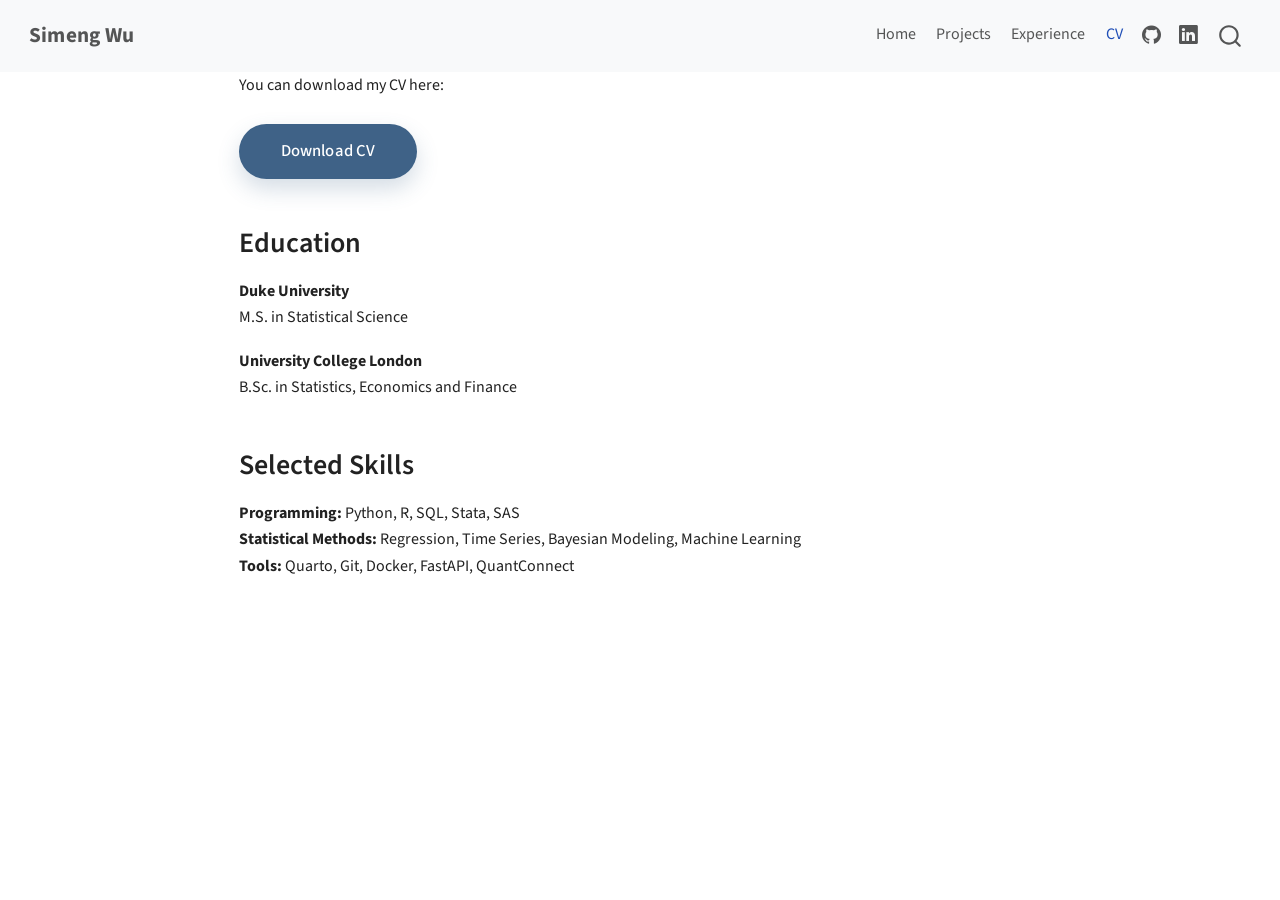
<file: docs/cv.html>
<!DOCTYPE html>
<html xmlns="http://www.w3.org/1999/xhtml" lang="en" xml:lang="en"><head>

<meta charset="utf-8">
<meta name="generator" content="quarto-1.8.26">

<meta name="viewport" content="width=device-width, initial-scale=1.0, user-scalable=yes">


<title>CV – Simeng Wu</title>
<style>
code{white-space: pre-wrap;}
span.smallcaps{font-variant: small-caps;}
div.columns{display: flex; gap: min(4vw, 1.5em);}
div.column{flex: auto; overflow-x: auto;}
div.hanging-indent{margin-left: 1.5em; text-indent: -1.5em;}
ul.task-list{list-style: none;}
ul.task-list li input[type="checkbox"] {
  width: 0.8em;
  margin: 0 0.8em 0.2em -1em; /* quarto-specific, see https://github.com/quarto-dev/quarto-cli/issues/4556 */ 
  vertical-align: middle;
}
</style>


<script src="site_libs/quarto-nav/quarto-nav.js"></script>
<script src="site_libs/quarto-nav/headroom.min.js"></script>
<script src="site_libs/clipboard/clipboard.min.js"></script>
<script src="site_libs/quarto-search/autocomplete.umd.js"></script>
<script src="site_libs/quarto-search/fuse.min.js"></script>
<script src="site_libs/quarto-search/quarto-search.js"></script>
<meta name="quarto:offset" content="./">
<script src="site_libs/quarto-html/quarto.js" type="module"></script>
<script src="site_libs/quarto-html/tabsets/tabsets.js" type="module"></script>
<script src="site_libs/quarto-html/axe/axe-check.js" type="module"></script>
<script src="site_libs/quarto-html/popper.min.js"></script>
<script src="site_libs/quarto-html/tippy.umd.min.js"></script>
<script src="site_libs/quarto-html/anchor.min.js"></script>
<link href="site_libs/quarto-html/tippy.css" rel="stylesheet">
<link href="site_libs/quarto-html/quarto-syntax-highlighting-587c61ba64f3a5504c4d52d930310e48.css" rel="stylesheet" id="quarto-text-highlighting-styles">
<script src="site_libs/bootstrap/bootstrap.min.js"></script>
<link href="site_libs/bootstrap/bootstrap-icons.css" rel="stylesheet">
<link href="site_libs/bootstrap/bootstrap-5b4ad623e5705c0698d39aec6f10cf02.min.css" rel="stylesheet" append-hash="true" id="quarto-bootstrap" data-mode="light">
<script id="quarto-search-options" type="application/json">{
  "location": "navbar",
  "copy-button": false,
  "collapse-after": 3,
  "panel-placement": "end",
  "type": "overlay",
  "limit": 50,
  "keyboard-shortcut": [
    "f",
    "/",
    "s"
  ],
  "show-item-context": false,
  "language": {
    "search-no-results-text": "No results",
    "search-matching-documents-text": "matching documents",
    "search-copy-link-title": "Copy link to search",
    "search-hide-matches-text": "Hide additional matches",
    "search-more-match-text": "more match in this document",
    "search-more-matches-text": "more matches in this document",
    "search-clear-button-title": "Clear",
    "search-text-placeholder": "",
    "search-detached-cancel-button-title": "Cancel",
    "search-submit-button-title": "Submit",
    "search-label": "Search"
  }
}</script>


<link rel="stylesheet" href="styles.css">
<meta property="og:title" content="CV – Simeng Wu">
<meta property="og:description" content="Personal academic website of Simeng Wu.">
<meta property="og:image" content="https://simengwu17.github.io/simeng-website/images/preview.png">
<meta property="og:site_name" content="Simeng Wu">
<meta property="og:image:height" content="630">
<meta property="og:image:width" content="1200">
</head>

<body class="nav-fixed fullcontent quarto-light">

<div id="quarto-search-results"></div>
  <header id="quarto-header" class="headroom fixed-top">
    <nav class="navbar navbar-expand-lg " data-bs-theme="dark">
      <div class="navbar-container container-fluid">
      <div class="navbar-brand-container mx-auto">
    <a class="navbar-brand" href="./index.html">
    <span class="navbar-title">Simeng Wu</span>
    </a>
  </div>
            <div id="quarto-search" class="" title="Search"></div>
          <button class="navbar-toggler" type="button" data-bs-toggle="collapse" data-bs-target="#navbarCollapse" aria-controls="navbarCollapse" role="menu" aria-expanded="false" aria-label="Toggle navigation" onclick="if (window.quartoToggleHeadroom) { window.quartoToggleHeadroom(); }">
  <span class="navbar-toggler-icon"></span>
</button>
          <div class="collapse navbar-collapse" id="navbarCollapse">
            <ul class="navbar-nav navbar-nav-scroll ms-auto">
  <li class="nav-item">
    <a class="nav-link" href="./index.html"> 
<span class="menu-text">Home</span></a>
  </li>  
  <li class="nav-item">
    <a class="nav-link" href="./projects.html"> 
<span class="menu-text">Projects</span></a>
  </li>  
  <li class="nav-item">
    <a class="nav-link" href="./experience.html"> 
<span class="menu-text">Experience</span></a>
  </li>  
  <li class="nav-item">
    <a class="nav-link active" href="./cv.html" aria-current="page"> 
<span class="menu-text">CV</span></a>
  </li>  
  <li class="nav-item compact">
    <a class="nav-link" href="https://github.com/SimengWu17"> <i class="bi bi-github" role="img">
</i> 
<span class="menu-text"></span></a>
  </li>  
  <li class="nav-item compact">
    <a class="nav-link" href="https://www.linkedin.com/in/simeng-wu"> <i class="bi bi-linkedin" role="img">
</i> 
<span class="menu-text"></span></a>
  </li>  
</ul>
          </div> <!-- /navcollapse -->
            <div class="quarto-navbar-tools">
</div>
      </div> <!-- /container-fluid -->
    </nav>
</header>
<!-- content -->
<div id="quarto-content" class="quarto-container page-columns page-rows-contents page-layout-article page-navbar">
<!-- sidebar -->
<!-- margin-sidebar -->
    
<!-- main -->
<main class="content" id="quarto-document-content">

<header id="title-block-header" class="quarto-title-block default">
<div class="quarto-title">
<h1 class="title">CV</h1>
</div>



<div class="quarto-title-meta">

    
  
    
  </div>
  


</header>


<p>You can download my CV here:</p>
<p><a href="files/SimengWu_CV2026.pdf" class="btn btn-primary">Download CV</a></p>
<section id="education" class="level2">
<h2 class="anchored" data-anchor-id="education">Education</h2>
<p><strong>Duke University</strong><br>
M.S. in Statistical Science</p>
<p><strong>University College London</strong><br>
B.Sc. in Statistics, Economics and Finance</p>
</section>
<section id="selected-skills" class="level2">
<h2 class="anchored" data-anchor-id="selected-skills">Selected Skills</h2>
<p><strong>Programming:</strong> Python, R, SQL, Stata, SAS<br>
<strong>Statistical Methods:</strong> Regression, Time Series, Bayesian Modeling, Machine Learning<br>
<strong>Tools:</strong> Quarto, Git, Docker, FastAPI, QuantConnect</p>


</section>

</main> <!-- /main -->
<script id="quarto-html-after-body" type="application/javascript">
  window.document.addEventListener("DOMContentLoaded", function (event) {
    const icon = "";
    const anchorJS = new window.AnchorJS();
    anchorJS.options = {
      placement: 'right',
      icon: icon
    };
    anchorJS.add('.anchored');
    const isCodeAnnotation = (el) => {
      for (const clz of el.classList) {
        if (clz.startsWith('code-annotation-')) {                     
          return true;
        }
      }
      return false;
    }
    const onCopySuccess = function(e) {
      // button target
      const button = e.trigger;
      // don't keep focus
      button.blur();
      // flash "checked"
      button.classList.add('code-copy-button-checked');
      var currentTitle = button.getAttribute("title");
      button.setAttribute("title", "Copied!");
      let tooltip;
      if (window.bootstrap) {
        button.setAttribute("data-bs-toggle", "tooltip");
        button.setAttribute("data-bs-placement", "left");
        button.setAttribute("data-bs-title", "Copied!");
        tooltip = new bootstrap.Tooltip(button, 
          { trigger: "manual", 
            customClass: "code-copy-button-tooltip",
            offset: [0, -8]});
        tooltip.show();    
      }
      setTimeout(function() {
        if (tooltip) {
          tooltip.hide();
          button.removeAttribute("data-bs-title");
          button.removeAttribute("data-bs-toggle");
          button.removeAttribute("data-bs-placement");
        }
        button.setAttribute("title", currentTitle);
        button.classList.remove('code-copy-button-checked');
      }, 1000);
      // clear code selection
      e.clearSelection();
    }
    const getTextToCopy = function(trigger) {
      const outerScaffold = trigger.parentElement.cloneNode(true);
      const codeEl = outerScaffold.querySelector('code');
      for (const childEl of codeEl.children) {
        if (isCodeAnnotation(childEl)) {
          childEl.remove();
        }
      }
      return codeEl.innerText;
    }
    const clipboard = new window.ClipboardJS('.code-copy-button:not([data-in-quarto-modal])', {
      text: getTextToCopy
    });
    clipboard.on('success', onCopySuccess);
    if (window.document.getElementById('quarto-embedded-source-code-modal')) {
      const clipboardModal = new window.ClipboardJS('.code-copy-button[data-in-quarto-modal]', {
        text: getTextToCopy,
        container: window.document.getElementById('quarto-embedded-source-code-modal')
      });
      clipboardModal.on('success', onCopySuccess);
    }
      var localhostRegex = new RegExp(/^(?:http|https):\/\/localhost\:?[0-9]*\//);
      var mailtoRegex = new RegExp(/^mailto:/);
        var filterRegex = new RegExp("https:\/\/simengwu17\.github\.io\/simeng-website\/");
      var isInternal = (href) => {
          return filterRegex.test(href) || localhostRegex.test(href) || mailtoRegex.test(href);
      }
      // Inspect non-navigation links and adorn them if external
     var links = window.document.querySelectorAll('a[href]:not(.nav-link):not(.navbar-brand):not(.toc-action):not(.sidebar-link):not(.sidebar-item-toggle):not(.pagination-link):not(.no-external):not([aria-hidden]):not(.dropdown-item):not(.quarto-navigation-tool):not(.about-link)');
      for (var i=0; i<links.length; i++) {
        const link = links[i];
        if (!isInternal(link.href)) {
          // undo the damage that might have been done by quarto-nav.js in the case of
          // links that we want to consider external
          if (link.dataset.originalHref !== undefined) {
            link.href = link.dataset.originalHref;
          }
        }
      }
    function tippyHover(el, contentFn, onTriggerFn, onUntriggerFn) {
      const config = {
        allowHTML: true,
        maxWidth: 500,
        delay: 100,
        arrow: false,
        appendTo: function(el) {
            return el.parentElement;
        },
        interactive: true,
        interactiveBorder: 10,
        theme: 'quarto',
        placement: 'bottom-start',
      };
      if (contentFn) {
        config.content = contentFn;
      }
      if (onTriggerFn) {
        config.onTrigger = onTriggerFn;
      }
      if (onUntriggerFn) {
        config.onUntrigger = onUntriggerFn;
      }
      window.tippy(el, config); 
    }
    const noterefs = window.document.querySelectorAll('a[role="doc-noteref"]');
    for (var i=0; i<noterefs.length; i++) {
      const ref = noterefs[i];
      tippyHover(ref, function() {
        // use id or data attribute instead here
        let href = ref.getAttribute('data-footnote-href') || ref.getAttribute('href');
        try { href = new URL(href).hash; } catch {}
        const id = href.replace(/^#\/?/, "");
        const note = window.document.getElementById(id);
        if (note) {
          return note.innerHTML;
        } else {
          return "";
        }
      });
    }
    const xrefs = window.document.querySelectorAll('a.quarto-xref');
    const processXRef = (id, note) => {
      // Strip column container classes
      const stripColumnClz = (el) => {
        el.classList.remove("page-full", "page-columns");
        if (el.children) {
          for (const child of el.children) {
            stripColumnClz(child);
          }
        }
      }
      stripColumnClz(note)
      if (id === null || id.startsWith('sec-')) {
        // Special case sections, only their first couple elements
        const container = document.createElement("div");
        if (note.children && note.children.length > 2) {
          container.appendChild(note.children[0].cloneNode(true));
          for (let i = 1; i < note.children.length; i++) {
            const child = note.children[i];
            if (child.tagName === "P" && child.innerText === "") {
              continue;
            } else {
              container.appendChild(child.cloneNode(true));
              break;
            }
          }
          if (window.Quarto?.typesetMath) {
            window.Quarto.typesetMath(container);
          }
          return container.innerHTML
        } else {
          if (window.Quarto?.typesetMath) {
            window.Quarto.typesetMath(note);
          }
          return note.innerHTML;
        }
      } else {
        // Remove any anchor links if they are present
        const anchorLink = note.querySelector('a.anchorjs-link');
        if (anchorLink) {
          anchorLink.remove();
        }
        if (window.Quarto?.typesetMath) {
          window.Quarto.typesetMath(note);
        }
        if (note.classList.contains("callout")) {
          return note.outerHTML;
        } else {
          return note.innerHTML;
        }
      }
    }
    for (var i=0; i<xrefs.length; i++) {
      const xref = xrefs[i];
      tippyHover(xref, undefined, function(instance) {
        instance.disable();
        let url = xref.getAttribute('href');
        let hash = undefined; 
        if (url.startsWith('#')) {
          hash = url;
        } else {
          try { hash = new URL(url).hash; } catch {}
        }
        if (hash) {
          const id = hash.replace(/^#\/?/, "");
          const note = window.document.getElementById(id);
          if (note !== null) {
            try {
              const html = processXRef(id, note.cloneNode(true));
              instance.setContent(html);
            } finally {
              instance.enable();
              instance.show();
            }
          } else {
            // See if we can fetch this
            fetch(url.split('#')[0])
            .then(res => res.text())
            .then(html => {
              const parser = new DOMParser();
              const htmlDoc = parser.parseFromString(html, "text/html");
              const note = htmlDoc.getElementById(id);
              if (note !== null) {
                const html = processXRef(id, note);
                instance.setContent(html);
              } 
            }).finally(() => {
              instance.enable();
              instance.show();
            });
          }
        } else {
          // See if we can fetch a full url (with no hash to target)
          // This is a special case and we should probably do some content thinning / targeting
          fetch(url)
          .then(res => res.text())
          .then(html => {
            const parser = new DOMParser();
            const htmlDoc = parser.parseFromString(html, "text/html");
            const note = htmlDoc.querySelector('main.content');
            if (note !== null) {
              // This should only happen for chapter cross references
              // (since there is no id in the URL)
              // remove the first header
              if (note.children.length > 0 && note.children[0].tagName === "HEADER") {
                note.children[0].remove();
              }
              const html = processXRef(null, note);
              instance.setContent(html);
            } 
          }).finally(() => {
            instance.enable();
            instance.show();
          });
        }
      }, function(instance) {
      });
    }
        let selectedAnnoteEl;
        const selectorForAnnotation = ( cell, annotation) => {
          let cellAttr = 'data-code-cell="' + cell + '"';
          let lineAttr = 'data-code-annotation="' +  annotation + '"';
          const selector = 'span[' + cellAttr + '][' + lineAttr + ']';
          return selector;
        }
        const selectCodeLines = (annoteEl) => {
          const doc = window.document;
          const targetCell = annoteEl.getAttribute("data-target-cell");
          const targetAnnotation = annoteEl.getAttribute("data-target-annotation");
          const annoteSpan = window.document.querySelector(selectorForAnnotation(targetCell, targetAnnotation));
          const lines = annoteSpan.getAttribute("data-code-lines").split(",");
          const lineIds = lines.map((line) => {
            return targetCell + "-" + line;
          })
          let top = null;
          let height = null;
          let parent = null;
          if (lineIds.length > 0) {
              //compute the position of the single el (top and bottom and make a div)
              const el = window.document.getElementById(lineIds[0]);
              top = el.offsetTop;
              height = el.offsetHeight;
              parent = el.parentElement.parentElement;
            if (lineIds.length > 1) {
              const lastEl = window.document.getElementById(lineIds[lineIds.length - 1]);
              const bottom = lastEl.offsetTop + lastEl.offsetHeight;
              height = bottom - top;
            }
            if (top !== null && height !== null && parent !== null) {
              // cook up a div (if necessary) and position it 
              let div = window.document.getElementById("code-annotation-line-highlight");
              if (div === null) {
                div = window.document.createElement("div");
                div.setAttribute("id", "code-annotation-line-highlight");
                div.style.position = 'absolute';
                parent.appendChild(div);
              }
              div.style.top = top - 2 + "px";
              div.style.height = height + 4 + "px";
              div.style.left = 0;
              let gutterDiv = window.document.getElementById("code-annotation-line-highlight-gutter");
              if (gutterDiv === null) {
                gutterDiv = window.document.createElement("div");
                gutterDiv.setAttribute("id", "code-annotation-line-highlight-gutter");
                gutterDiv.style.position = 'absolute';
                const codeCell = window.document.getElementById(targetCell);
                const gutter = codeCell.querySelector('.code-annotation-gutter');
                gutter.appendChild(gutterDiv);
              }
              gutterDiv.style.top = top - 2 + "px";
              gutterDiv.style.height = height + 4 + "px";
            }
            selectedAnnoteEl = annoteEl;
          }
        };
        const unselectCodeLines = () => {
          const elementsIds = ["code-annotation-line-highlight", "code-annotation-line-highlight-gutter"];
          elementsIds.forEach((elId) => {
            const div = window.document.getElementById(elId);
            if (div) {
              div.remove();
            }
          });
          selectedAnnoteEl = undefined;
        };
          // Handle positioning of the toggle
      window.addEventListener(
        "resize",
        throttle(() => {
          elRect = undefined;
          if (selectedAnnoteEl) {
            selectCodeLines(selectedAnnoteEl);
          }
        }, 10)
      );
      function throttle(fn, ms) {
      let throttle = false;
      let timer;
        return (...args) => {
          if(!throttle) { // first call gets through
              fn.apply(this, args);
              throttle = true;
          } else { // all the others get throttled
              if(timer) clearTimeout(timer); // cancel #2
              timer = setTimeout(() => {
                fn.apply(this, args);
                timer = throttle = false;
              }, ms);
          }
        };
      }
        // Attach click handler to the DT
        const annoteDls = window.document.querySelectorAll('dt[data-target-cell]');
        for (const annoteDlNode of annoteDls) {
          annoteDlNode.addEventListener('click', (event) => {
            const clickedEl = event.target;
            if (clickedEl !== selectedAnnoteEl) {
              unselectCodeLines();
              const activeEl = window.document.querySelector('dt[data-target-cell].code-annotation-active');
              if (activeEl) {
                activeEl.classList.remove('code-annotation-active');
              }
              selectCodeLines(clickedEl);
              clickedEl.classList.add('code-annotation-active');
            } else {
              // Unselect the line
              unselectCodeLines();
              clickedEl.classList.remove('code-annotation-active');
            }
          });
        }
    const findCites = (el) => {
      const parentEl = el.parentElement;
      if (parentEl) {
        const cites = parentEl.dataset.cites;
        if (cites) {
          return {
            el,
            cites: cites.split(' ')
          };
        } else {
          return findCites(el.parentElement)
        }
      } else {
        return undefined;
      }
    };
    var bibliorefs = window.document.querySelectorAll('a[role="doc-biblioref"]');
    for (var i=0; i<bibliorefs.length; i++) {
      const ref = bibliorefs[i];
      const citeInfo = findCites(ref);
      if (citeInfo) {
        tippyHover(citeInfo.el, function() {
          var popup = window.document.createElement('div');
          citeInfo.cites.forEach(function(cite) {
            var citeDiv = window.document.createElement('div');
            citeDiv.classList.add('hanging-indent');
            citeDiv.classList.add('csl-entry');
            var biblioDiv = window.document.getElementById('ref-' + cite);
            if (biblioDiv) {
              citeDiv.innerHTML = biblioDiv.innerHTML;
            }
            popup.appendChild(citeDiv);
          });
          return popup.innerHTML;
        });
      }
    }
  });
  </script>
</div> <!-- /content -->




</body></html>
</file>
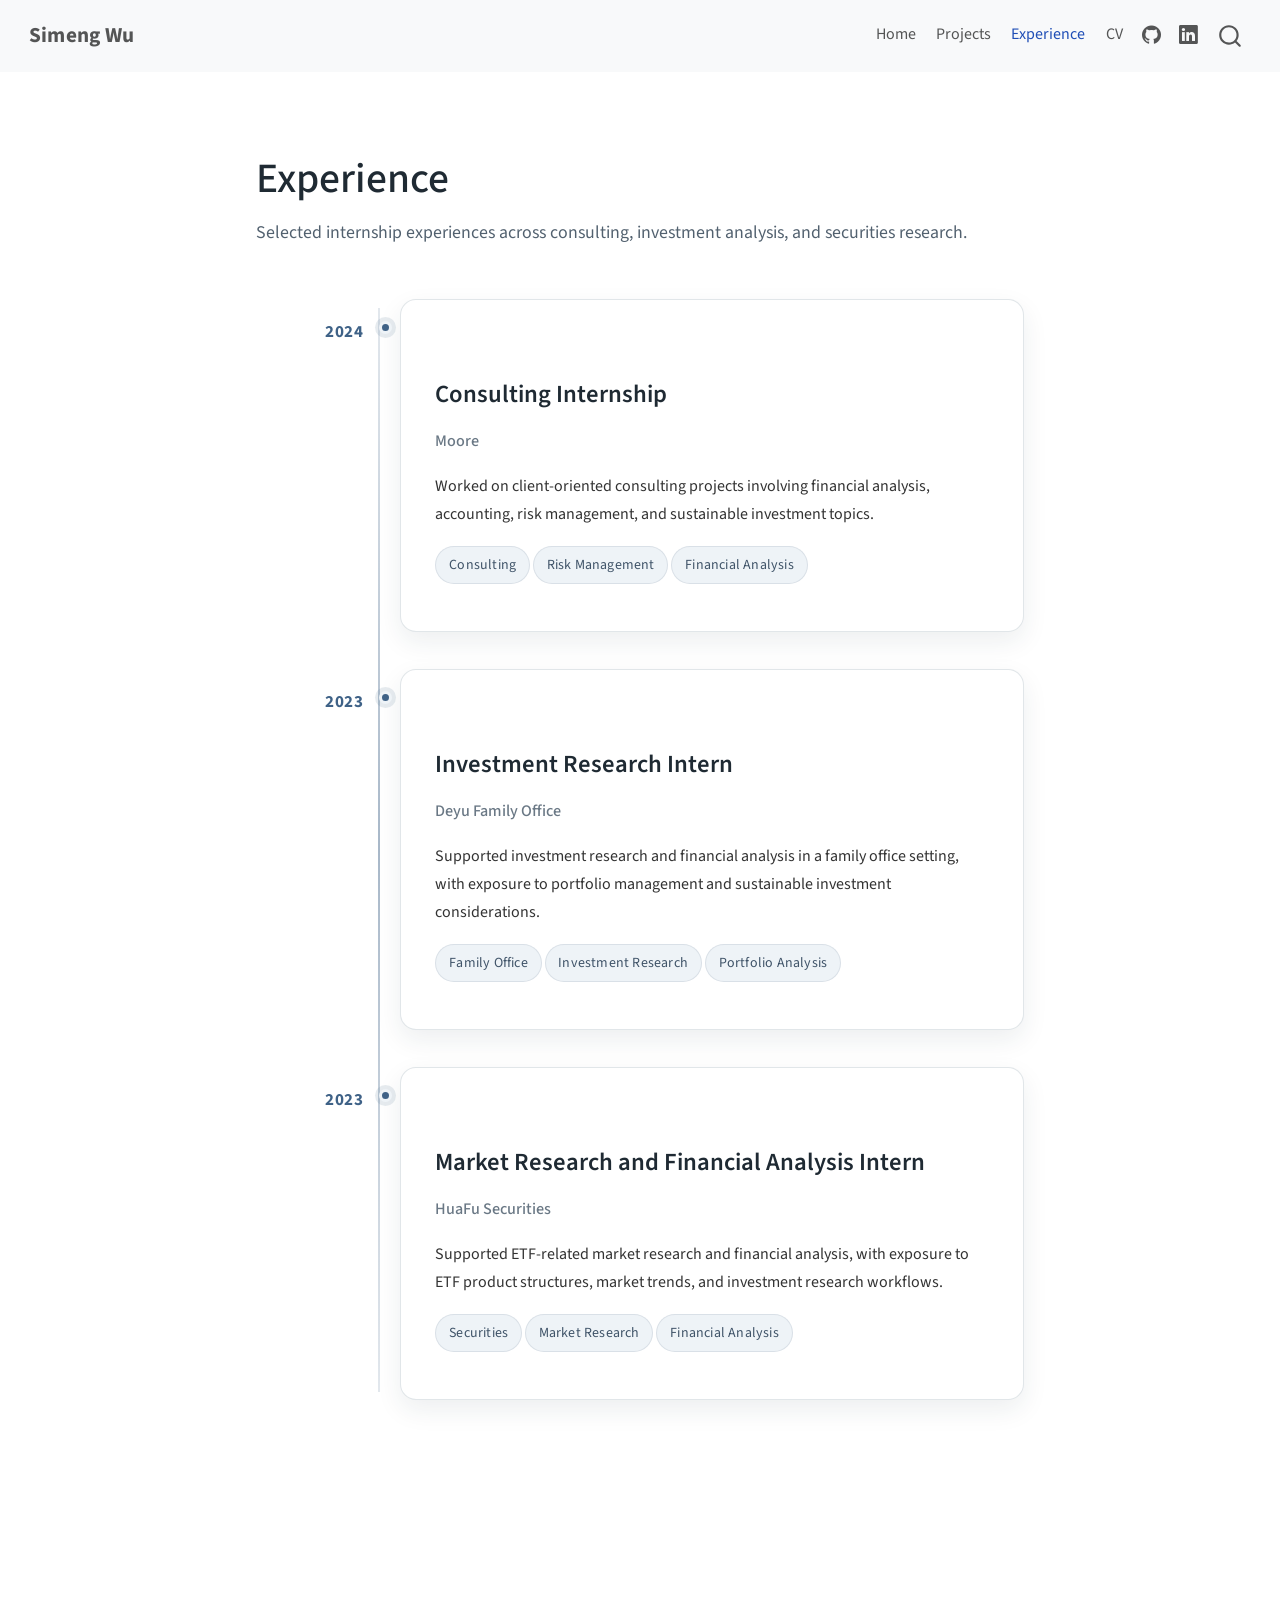
<file: docs/experience.html>
<!DOCTYPE html>
<html xmlns="http://www.w3.org/1999/xhtml" lang="en" xml:lang="en"><head>

<meta charset="utf-8">
<meta name="generator" content="quarto-1.8.26">

<meta name="viewport" content="width=device-width, initial-scale=1.0, user-scalable=yes">


<title>Experience – Simeng Wu</title>
<style>
code{white-space: pre-wrap;}
span.smallcaps{font-variant: small-caps;}
div.columns{display: flex; gap: min(4vw, 1.5em);}
div.column{flex: auto; overflow-x: auto;}
div.hanging-indent{margin-left: 1.5em; text-indent: -1.5em;}
ul.task-list{list-style: none;}
ul.task-list li input[type="checkbox"] {
  width: 0.8em;
  margin: 0 0.8em 0.2em -1em; /* quarto-specific, see https://github.com/quarto-dev/quarto-cli/issues/4556 */ 
  vertical-align: middle;
}
</style>


<script src="site_libs/quarto-nav/quarto-nav.js"></script>
<script src="site_libs/quarto-nav/headroom.min.js"></script>
<script src="site_libs/clipboard/clipboard.min.js"></script>
<script src="site_libs/quarto-search/autocomplete.umd.js"></script>
<script src="site_libs/quarto-search/fuse.min.js"></script>
<script src="site_libs/quarto-search/quarto-search.js"></script>
<meta name="quarto:offset" content="./">
<script src="site_libs/quarto-html/quarto.js" type="module"></script>
<script src="site_libs/quarto-html/tabsets/tabsets.js" type="module"></script>
<script src="site_libs/quarto-html/axe/axe-check.js" type="module"></script>
<script src="site_libs/quarto-html/popper.min.js"></script>
<script src="site_libs/quarto-html/tippy.umd.min.js"></script>
<script src="site_libs/quarto-html/anchor.min.js"></script>
<link href="site_libs/quarto-html/tippy.css" rel="stylesheet">
<link href="site_libs/quarto-html/quarto-syntax-highlighting-587c61ba64f3a5504c4d52d930310e48.css" rel="stylesheet" id="quarto-text-highlighting-styles">
<script src="site_libs/bootstrap/bootstrap.min.js"></script>
<link href="site_libs/bootstrap/bootstrap-icons.css" rel="stylesheet">
<link href="site_libs/bootstrap/bootstrap-5b4ad623e5705c0698d39aec6f10cf02.min.css" rel="stylesheet" append-hash="true" id="quarto-bootstrap" data-mode="light">
<script id="quarto-search-options" type="application/json">{
  "location": "navbar",
  "copy-button": false,
  "collapse-after": 3,
  "panel-placement": "end",
  "type": "overlay",
  "limit": 50,
  "keyboard-shortcut": [
    "f",
    "/",
    "s"
  ],
  "show-item-context": false,
  "language": {
    "search-no-results-text": "No results",
    "search-matching-documents-text": "matching documents",
    "search-copy-link-title": "Copy link to search",
    "search-hide-matches-text": "Hide additional matches",
    "search-more-match-text": "more match in this document",
    "search-more-matches-text": "more matches in this document",
    "search-clear-button-title": "Clear",
    "search-text-placeholder": "",
    "search-detached-cancel-button-title": "Cancel",
    "search-submit-button-title": "Submit",
    "search-label": "Search"
  }
}</script>


<link rel="stylesheet" href="styles.css">
<meta property="og:title" content="Experience – Simeng Wu">
<meta property="og:image" content="https://simengwu17.github.io/simeng-website/images/preview.png">
<meta property="og:site_name" content="Simeng Wu">
<meta property="og:image:height" content="630">
<meta property="og:image:width" content="1200">
</head>

<body class="nav-fixed fullcontent quarto-light">

<div id="quarto-search-results"></div>
  <header id="quarto-header" class="headroom fixed-top">
    <nav class="navbar navbar-expand-lg " data-bs-theme="dark">
      <div class="navbar-container container-fluid">
      <div class="navbar-brand-container mx-auto">
    <a class="navbar-brand" href="./index.html">
    <span class="navbar-title">Simeng Wu</span>
    </a>
  </div>
            <div id="quarto-search" class="" title="Search"></div>
          <button class="navbar-toggler" type="button" data-bs-toggle="collapse" data-bs-target="#navbarCollapse" aria-controls="navbarCollapse" role="menu" aria-expanded="false" aria-label="Toggle navigation" onclick="if (window.quartoToggleHeadroom) { window.quartoToggleHeadroom(); }">
  <span class="navbar-toggler-icon"></span>
</button>
          <div class="collapse navbar-collapse" id="navbarCollapse">
            <ul class="navbar-nav navbar-nav-scroll ms-auto">
  <li class="nav-item">
    <a class="nav-link" href="./index.html"> 
<span class="menu-text">Home</span></a>
  </li>  
  <li class="nav-item">
    <a class="nav-link" href="./projects.html"> 
<span class="menu-text">Projects</span></a>
  </li>  
  <li class="nav-item">
    <a class="nav-link active" href="./experience.html" aria-current="page"> 
<span class="menu-text">Experience</span></a>
  </li>  
  <li class="nav-item">
    <a class="nav-link" href="./cv.html"> 
<span class="menu-text">CV</span></a>
  </li>  
  <li class="nav-item compact">
    <a class="nav-link" href="https://github.com/SimengWu17"> <i class="bi bi-github" role="img">
</i> 
<span class="menu-text"></span></a>
  </li>  
  <li class="nav-item compact">
    <a class="nav-link" href="https://www.linkedin.com/in/simeng-wu"> <i class="bi bi-linkedin" role="img">
</i> 
<span class="menu-text"></span></a>
  </li>  
</ul>
          </div> <!-- /navcollapse -->
            <div class="quarto-navbar-tools">
</div>
      </div> <!-- /container-fluid -->
    </nav>
</header>
<!-- content -->
<div id="quarto-content" class="quarto-container page-columns page-rows-contents page-layout-article page-navbar">
<!-- sidebar -->
<!-- margin-sidebar -->
    
<!-- main -->
<main class="content" id="quarto-document-content">

<header id="title-block-header" class="quarto-title-block default">
<div class="quarto-title">
<h1 class="title">Experience</h1>
</div>



<div class="quarto-title-meta">

    
  
    
  </div>
  


</header>


<div class="experience-page">
<h1 class="experience-title">
Experience
</h1>
<p class="experience-intro">
Selected internship experiences across consulting, investment analysis, and securities research.
</p>
<div class="timeline">
<div class="timeline-item">
<div class="timeline-year">
2024
</div>
<div class="timeline-card">
<h2 class="anchored">
Consulting Internship
</h2>
<div class="experience-meta">
Moore
</div>
<p>
Worked on client-oriented consulting projects involving financial analysis, accounting, risk management, and sustainable investment topics.
</p>
<div class="experience-tags">
<p><span>Consulting</span> <span>Risk Management</span> <span>Financial Analysis</span></p>
</div>
</div>
</div>
<div class="timeline-item">
<div class="timeline-year">
2023
</div>
<div class="timeline-card">
<h2 class="anchored">
Investment Research Intern
</h2>
<div class="experience-meta">
Deyu Family Office
</div>
<p>
Supported investment research and financial analysis in a family office setting, with exposure to portfolio management and sustainable investment considerations.
</p>
<div class="experience-tags">
<p><span>Family Office</span> <span>Investment Research</span> <span>Portfolio Analysis</span></p>
</div>
</div>
</div>
<div class="timeline-item">
<div class="timeline-year">
2023
</div>
<div class="timeline-card">
<h2 class="anchored">
Market Research and Financial Analysis Intern
</h2>
<div class="experience-meta">
HuaFu Securities
</div>
<p>
Supported ETF-related market research and financial analysis, with exposure to ETF product structures, market trends, and investment research workflows.
</p>
<div class="experience-tags">
<p><span>Securities</span> <span>Market Research</span> <span>Financial Analysis</span></p>
</div>
</div>
</div>
</div>
</div>



</main> <!-- /main -->
<script id="quarto-html-after-body" type="application/javascript">
  window.document.addEventListener("DOMContentLoaded", function (event) {
    const icon = "";
    const anchorJS = new window.AnchorJS();
    anchorJS.options = {
      placement: 'right',
      icon: icon
    };
    anchorJS.add('.anchored');
    const isCodeAnnotation = (el) => {
      for (const clz of el.classList) {
        if (clz.startsWith('code-annotation-')) {                     
          return true;
        }
      }
      return false;
    }
    const onCopySuccess = function(e) {
      // button target
      const button = e.trigger;
      // don't keep focus
      button.blur();
      // flash "checked"
      button.classList.add('code-copy-button-checked');
      var currentTitle = button.getAttribute("title");
      button.setAttribute("title", "Copied!");
      let tooltip;
      if (window.bootstrap) {
        button.setAttribute("data-bs-toggle", "tooltip");
        button.setAttribute("data-bs-placement", "left");
        button.setAttribute("data-bs-title", "Copied!");
        tooltip = new bootstrap.Tooltip(button, 
          { trigger: "manual", 
            customClass: "code-copy-button-tooltip",
            offset: [0, -8]});
        tooltip.show();    
      }
      setTimeout(function() {
        if (tooltip) {
          tooltip.hide();
          button.removeAttribute("data-bs-title");
          button.removeAttribute("data-bs-toggle");
          button.removeAttribute("data-bs-placement");
        }
        button.setAttribute("title", currentTitle);
        button.classList.remove('code-copy-button-checked');
      }, 1000);
      // clear code selection
      e.clearSelection();
    }
    const getTextToCopy = function(trigger) {
      const outerScaffold = trigger.parentElement.cloneNode(true);
      const codeEl = outerScaffold.querySelector('code');
      for (const childEl of codeEl.children) {
        if (isCodeAnnotation(childEl)) {
          childEl.remove();
        }
      }
      return codeEl.innerText;
    }
    const clipboard = new window.ClipboardJS('.code-copy-button:not([data-in-quarto-modal])', {
      text: getTextToCopy
    });
    clipboard.on('success', onCopySuccess);
    if (window.document.getElementById('quarto-embedded-source-code-modal')) {
      const clipboardModal = new window.ClipboardJS('.code-copy-button[data-in-quarto-modal]', {
        text: getTextToCopy,
        container: window.document.getElementById('quarto-embedded-source-code-modal')
      });
      clipboardModal.on('success', onCopySuccess);
    }
      var localhostRegex = new RegExp(/^(?:http|https):\/\/localhost\:?[0-9]*\//);
      var mailtoRegex = new RegExp(/^mailto:/);
        var filterRegex = new RegExp("https:\/\/simengwu17\.github\.io\/simeng-website\/");
      var isInternal = (href) => {
          return filterRegex.test(href) || localhostRegex.test(href) || mailtoRegex.test(href);
      }
      // Inspect non-navigation links and adorn them if external
     var links = window.document.querySelectorAll('a[href]:not(.nav-link):not(.navbar-brand):not(.toc-action):not(.sidebar-link):not(.sidebar-item-toggle):not(.pagination-link):not(.no-external):not([aria-hidden]):not(.dropdown-item):not(.quarto-navigation-tool):not(.about-link)');
      for (var i=0; i<links.length; i++) {
        const link = links[i];
        if (!isInternal(link.href)) {
          // undo the damage that might have been done by quarto-nav.js in the case of
          // links that we want to consider external
          if (link.dataset.originalHref !== undefined) {
            link.href = link.dataset.originalHref;
          }
        }
      }
    function tippyHover(el, contentFn, onTriggerFn, onUntriggerFn) {
      const config = {
        allowHTML: true,
        maxWidth: 500,
        delay: 100,
        arrow: false,
        appendTo: function(el) {
            return el.parentElement;
        },
        interactive: true,
        interactiveBorder: 10,
        theme: 'quarto',
        placement: 'bottom-start',
      };
      if (contentFn) {
        config.content = contentFn;
      }
      if (onTriggerFn) {
        config.onTrigger = onTriggerFn;
      }
      if (onUntriggerFn) {
        config.onUntrigger = onUntriggerFn;
      }
      window.tippy(el, config); 
    }
    const noterefs = window.document.querySelectorAll('a[role="doc-noteref"]');
    for (var i=0; i<noterefs.length; i++) {
      const ref = noterefs[i];
      tippyHover(ref, function() {
        // use id or data attribute instead here
        let href = ref.getAttribute('data-footnote-href') || ref.getAttribute('href');
        try { href = new URL(href).hash; } catch {}
        const id = href.replace(/^#\/?/, "");
        const note = window.document.getElementById(id);
        if (note) {
          return note.innerHTML;
        } else {
          return "";
        }
      });
    }
    const xrefs = window.document.querySelectorAll('a.quarto-xref');
    const processXRef = (id, note) => {
      // Strip column container classes
      const stripColumnClz = (el) => {
        el.classList.remove("page-full", "page-columns");
        if (el.children) {
          for (const child of el.children) {
            stripColumnClz(child);
          }
        }
      }
      stripColumnClz(note)
      if (id === null || id.startsWith('sec-')) {
        // Special case sections, only their first couple elements
        const container = document.createElement("div");
        if (note.children && note.children.length > 2) {
          container.appendChild(note.children[0].cloneNode(true));
          for (let i = 1; i < note.children.length; i++) {
            const child = note.children[i];
            if (child.tagName === "P" && child.innerText === "") {
              continue;
            } else {
              container.appendChild(child.cloneNode(true));
              break;
            }
          }
          if (window.Quarto?.typesetMath) {
            window.Quarto.typesetMath(container);
          }
          return container.innerHTML
        } else {
          if (window.Quarto?.typesetMath) {
            window.Quarto.typesetMath(note);
          }
          return note.innerHTML;
        }
      } else {
        // Remove any anchor links if they are present
        const anchorLink = note.querySelector('a.anchorjs-link');
        if (anchorLink) {
          anchorLink.remove();
        }
        if (window.Quarto?.typesetMath) {
          window.Quarto.typesetMath(note);
        }
        if (note.classList.contains("callout")) {
          return note.outerHTML;
        } else {
          return note.innerHTML;
        }
      }
    }
    for (var i=0; i<xrefs.length; i++) {
      const xref = xrefs[i];
      tippyHover(xref, undefined, function(instance) {
        instance.disable();
        let url = xref.getAttribute('href');
        let hash = undefined; 
        if (url.startsWith('#')) {
          hash = url;
        } else {
          try { hash = new URL(url).hash; } catch {}
        }
        if (hash) {
          const id = hash.replace(/^#\/?/, "");
          const note = window.document.getElementById(id);
          if (note !== null) {
            try {
              const html = processXRef(id, note.cloneNode(true));
              instance.setContent(html);
            } finally {
              instance.enable();
              instance.show();
            }
          } else {
            // See if we can fetch this
            fetch(url.split('#')[0])
            .then(res => res.text())
            .then(html => {
              const parser = new DOMParser();
              const htmlDoc = parser.parseFromString(html, "text/html");
              const note = htmlDoc.getElementById(id);
              if (note !== null) {
                const html = processXRef(id, note);
                instance.setContent(html);
              } 
            }).finally(() => {
              instance.enable();
              instance.show();
            });
          }
        } else {
          // See if we can fetch a full url (with no hash to target)
          // This is a special case and we should probably do some content thinning / targeting
          fetch(url)
          .then(res => res.text())
          .then(html => {
            const parser = new DOMParser();
            const htmlDoc = parser.parseFromString(html, "text/html");
            const note = htmlDoc.querySelector('main.content');
            if (note !== null) {
              // This should only happen for chapter cross references
              // (since there is no id in the URL)
              // remove the first header
              if (note.children.length > 0 && note.children[0].tagName === "HEADER") {
                note.children[0].remove();
              }
              const html = processXRef(null, note);
              instance.setContent(html);
            } 
          }).finally(() => {
            instance.enable();
            instance.show();
          });
        }
      }, function(instance) {
      });
    }
        let selectedAnnoteEl;
        const selectorForAnnotation = ( cell, annotation) => {
          let cellAttr = 'data-code-cell="' + cell + '"';
          let lineAttr = 'data-code-annotation="' +  annotation + '"';
          const selector = 'span[' + cellAttr + '][' + lineAttr + ']';
          return selector;
        }
        const selectCodeLines = (annoteEl) => {
          const doc = window.document;
          const targetCell = annoteEl.getAttribute("data-target-cell");
          const targetAnnotation = annoteEl.getAttribute("data-target-annotation");
          const annoteSpan = window.document.querySelector(selectorForAnnotation(targetCell, targetAnnotation));
          const lines = annoteSpan.getAttribute("data-code-lines").split(",");
          const lineIds = lines.map((line) => {
            return targetCell + "-" + line;
          })
          let top = null;
          let height = null;
          let parent = null;
          if (lineIds.length > 0) {
              //compute the position of the single el (top and bottom and make a div)
              const el = window.document.getElementById(lineIds[0]);
              top = el.offsetTop;
              height = el.offsetHeight;
              parent = el.parentElement.parentElement;
            if (lineIds.length > 1) {
              const lastEl = window.document.getElementById(lineIds[lineIds.length - 1]);
              const bottom = lastEl.offsetTop + lastEl.offsetHeight;
              height = bottom - top;
            }
            if (top !== null && height !== null && parent !== null) {
              // cook up a div (if necessary) and position it 
              let div = window.document.getElementById("code-annotation-line-highlight");
              if (div === null) {
                div = window.document.createElement("div");
                div.setAttribute("id", "code-annotation-line-highlight");
                div.style.position = 'absolute';
                parent.appendChild(div);
              }
              div.style.top = top - 2 + "px";
              div.style.height = height + 4 + "px";
              div.style.left = 0;
              let gutterDiv = window.document.getElementById("code-annotation-line-highlight-gutter");
              if (gutterDiv === null) {
                gutterDiv = window.document.createElement("div");
                gutterDiv.setAttribute("id", "code-annotation-line-highlight-gutter");
                gutterDiv.style.position = 'absolute';
                const codeCell = window.document.getElementById(targetCell);
                const gutter = codeCell.querySelector('.code-annotation-gutter');
                gutter.appendChild(gutterDiv);
              }
              gutterDiv.style.top = top - 2 + "px";
              gutterDiv.style.height = height + 4 + "px";
            }
            selectedAnnoteEl = annoteEl;
          }
        };
        const unselectCodeLines = () => {
          const elementsIds = ["code-annotation-line-highlight", "code-annotation-line-highlight-gutter"];
          elementsIds.forEach((elId) => {
            const div = window.document.getElementById(elId);
            if (div) {
              div.remove();
            }
          });
          selectedAnnoteEl = undefined;
        };
          // Handle positioning of the toggle
      window.addEventListener(
        "resize",
        throttle(() => {
          elRect = undefined;
          if (selectedAnnoteEl) {
            selectCodeLines(selectedAnnoteEl);
          }
        }, 10)
      );
      function throttle(fn, ms) {
      let throttle = false;
      let timer;
        return (...args) => {
          if(!throttle) { // first call gets through
              fn.apply(this, args);
              throttle = true;
          } else { // all the others get throttled
              if(timer) clearTimeout(timer); // cancel #2
              timer = setTimeout(() => {
                fn.apply(this, args);
                timer = throttle = false;
              }, ms);
          }
        };
      }
        // Attach click handler to the DT
        const annoteDls = window.document.querySelectorAll('dt[data-target-cell]');
        for (const annoteDlNode of annoteDls) {
          annoteDlNode.addEventListener('click', (event) => {
            const clickedEl = event.target;
            if (clickedEl !== selectedAnnoteEl) {
              unselectCodeLines();
              const activeEl = window.document.querySelector('dt[data-target-cell].code-annotation-active');
              if (activeEl) {
                activeEl.classList.remove('code-annotation-active');
              }
              selectCodeLines(clickedEl);
              clickedEl.classList.add('code-annotation-active');
            } else {
              // Unselect the line
              unselectCodeLines();
              clickedEl.classList.remove('code-annotation-active');
            }
          });
        }
    const findCites = (el) => {
      const parentEl = el.parentElement;
      if (parentEl) {
        const cites = parentEl.dataset.cites;
        if (cites) {
          return {
            el,
            cites: cites.split(' ')
          };
        } else {
          return findCites(el.parentElement)
        }
      } else {
        return undefined;
      }
    };
    var bibliorefs = window.document.querySelectorAll('a[role="doc-biblioref"]');
    for (var i=0; i<bibliorefs.length; i++) {
      const ref = bibliorefs[i];
      const citeInfo = findCites(ref);
      if (citeInfo) {
        tippyHover(citeInfo.el, function() {
          var popup = window.document.createElement('div');
          citeInfo.cites.forEach(function(cite) {
            var citeDiv = window.document.createElement('div');
            citeDiv.classList.add('hanging-indent');
            citeDiv.classList.add('csl-entry');
            var biblioDiv = window.document.getElementById('ref-' + cite);
            if (biblioDiv) {
              citeDiv.innerHTML = biblioDiv.innerHTML;
            }
            popup.appendChild(citeDiv);
          });
          return popup.innerHTML;
        });
      }
    }
  });
  </script>
</div> <!-- /content -->




</body></html>
</file>
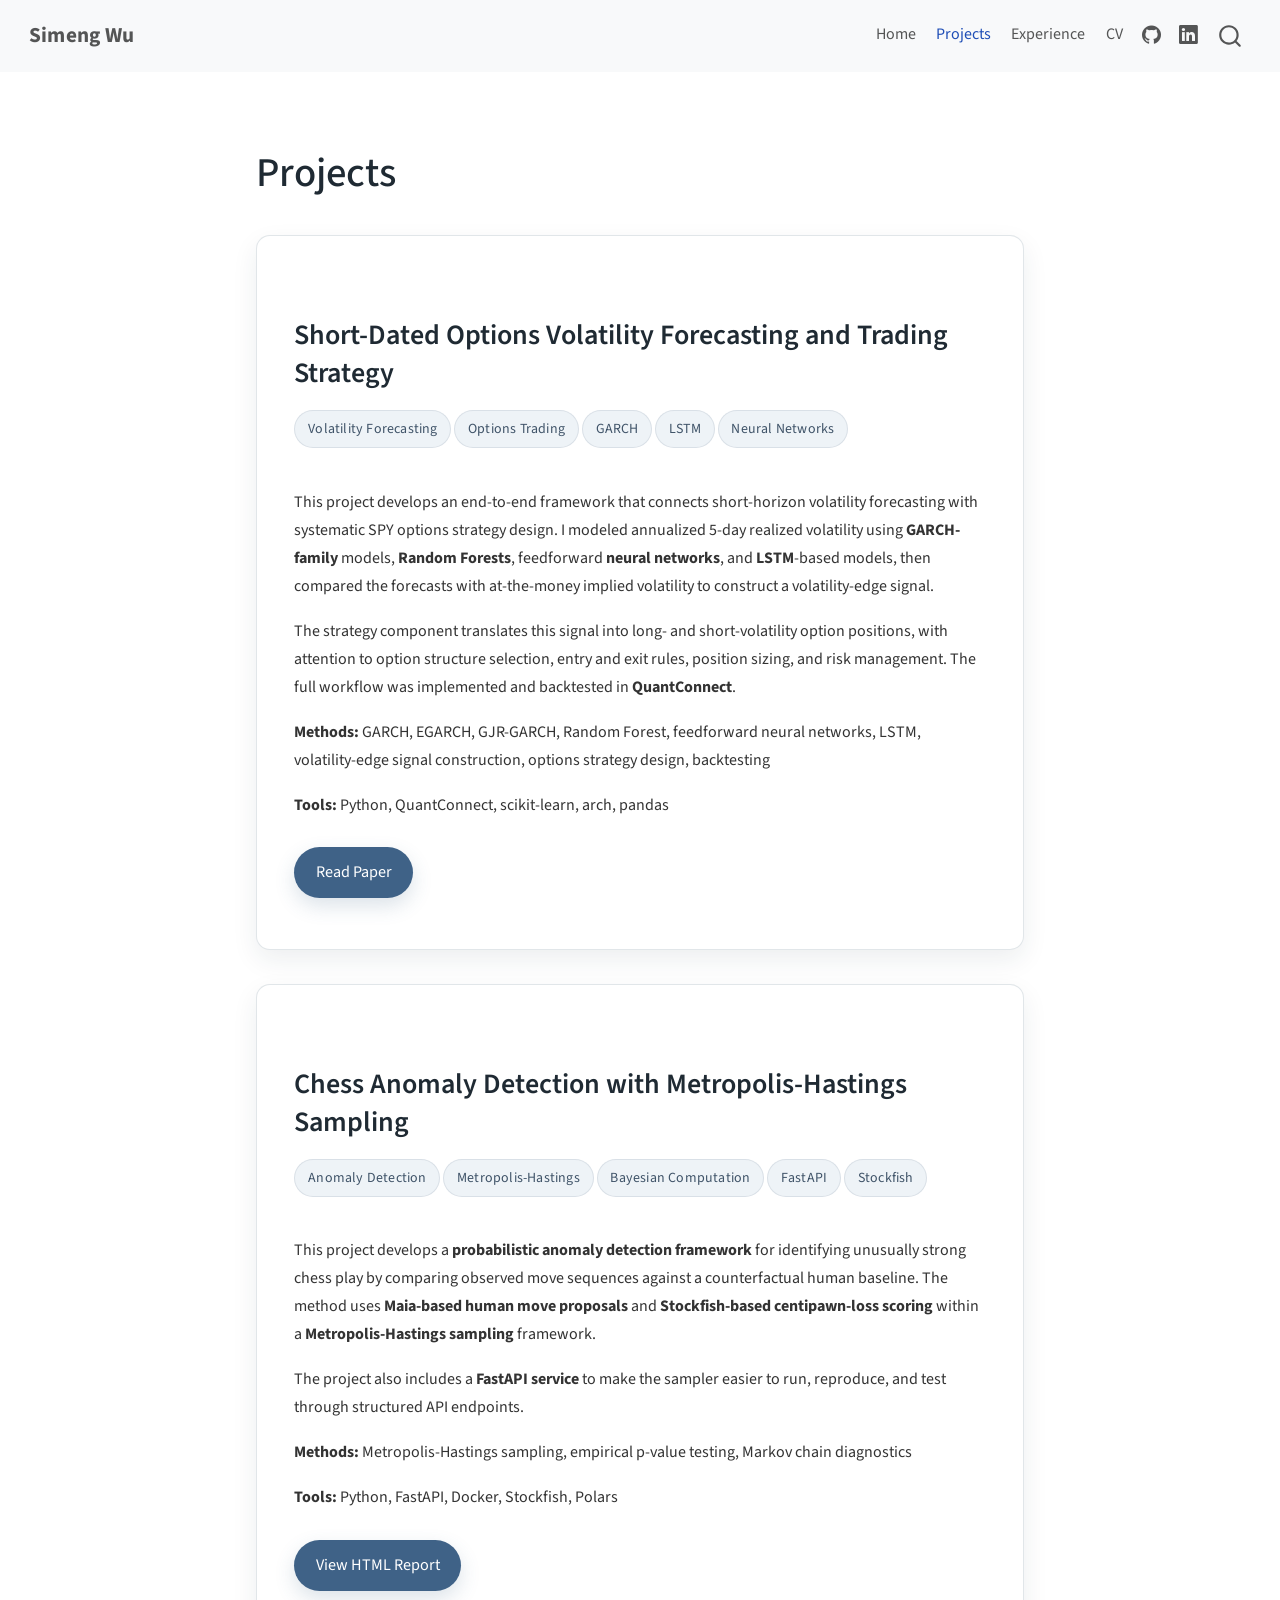
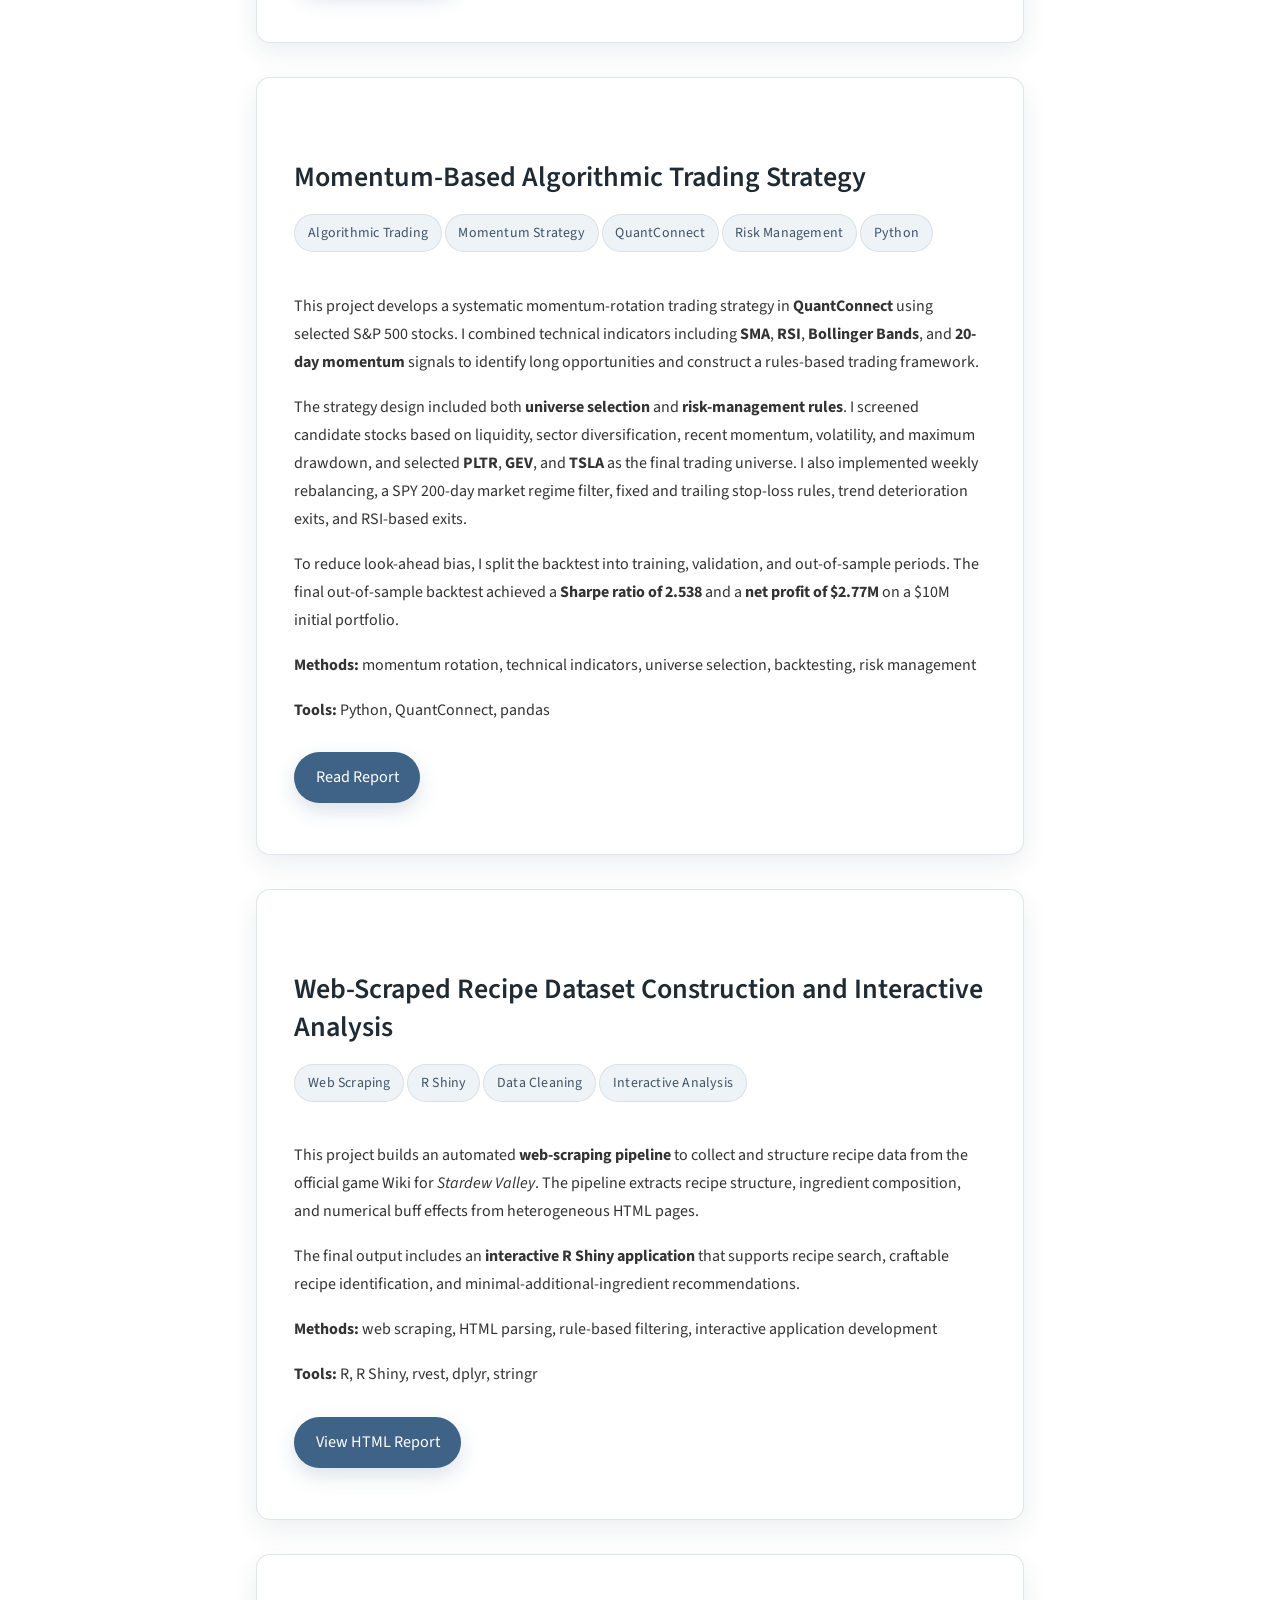
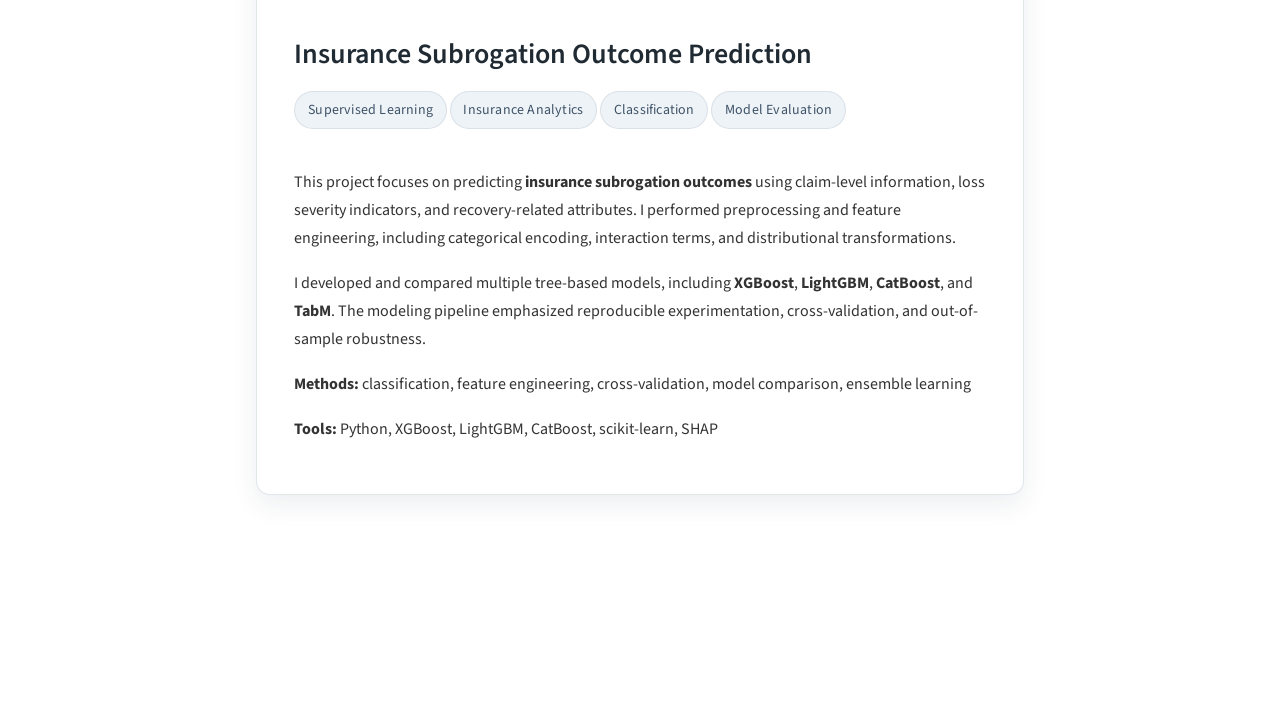
<file: docs/projects.html>
<!DOCTYPE html>
<html xmlns="http://www.w3.org/1999/xhtml" lang="en" xml:lang="en"><head>

<meta charset="utf-8">
<meta name="generator" content="quarto-1.8.26">

<meta name="viewport" content="width=device-width, initial-scale=1.0, user-scalable=yes">


<title>Projects – Simeng Wu</title>
<style>
code{white-space: pre-wrap;}
span.smallcaps{font-variant: small-caps;}
div.columns{display: flex; gap: min(4vw, 1.5em);}
div.column{flex: auto; overflow-x: auto;}
div.hanging-indent{margin-left: 1.5em; text-indent: -1.5em;}
ul.task-list{list-style: none;}
ul.task-list li input[type="checkbox"] {
  width: 0.8em;
  margin: 0 0.8em 0.2em -1em; /* quarto-specific, see https://github.com/quarto-dev/quarto-cli/issues/4556 */ 
  vertical-align: middle;
}
</style>


<script src="site_libs/quarto-nav/quarto-nav.js"></script>
<script src="site_libs/quarto-nav/headroom.min.js"></script>
<script src="site_libs/clipboard/clipboard.min.js"></script>
<script src="site_libs/quarto-search/autocomplete.umd.js"></script>
<script src="site_libs/quarto-search/fuse.min.js"></script>
<script src="site_libs/quarto-search/quarto-search.js"></script>
<meta name="quarto:offset" content="./">
<script src="site_libs/quarto-html/quarto.js" type="module"></script>
<script src="site_libs/quarto-html/tabsets/tabsets.js" type="module"></script>
<script src="site_libs/quarto-html/axe/axe-check.js" type="module"></script>
<script src="site_libs/quarto-html/popper.min.js"></script>
<script src="site_libs/quarto-html/tippy.umd.min.js"></script>
<script src="site_libs/quarto-html/anchor.min.js"></script>
<link href="site_libs/quarto-html/tippy.css" rel="stylesheet">
<link href="site_libs/quarto-html/quarto-syntax-highlighting-587c61ba64f3a5504c4d52d930310e48.css" rel="stylesheet" id="quarto-text-highlighting-styles">
<script src="site_libs/bootstrap/bootstrap.min.js"></script>
<link href="site_libs/bootstrap/bootstrap-icons.css" rel="stylesheet">
<link href="site_libs/bootstrap/bootstrap-5b4ad623e5705c0698d39aec6f10cf02.min.css" rel="stylesheet" append-hash="true" id="quarto-bootstrap" data-mode="light">
<script id="quarto-search-options" type="application/json">{
  "location": "navbar",
  "copy-button": false,
  "collapse-after": 3,
  "panel-placement": "end",
  "type": "overlay",
  "limit": 50,
  "keyboard-shortcut": [
    "f",
    "/",
    "s"
  ],
  "show-item-context": false,
  "language": {
    "search-no-results-text": "No results",
    "search-matching-documents-text": "matching documents",
    "search-copy-link-title": "Copy link to search",
    "search-hide-matches-text": "Hide additional matches",
    "search-more-match-text": "more match in this document",
    "search-more-matches-text": "more matches in this document",
    "search-clear-button-title": "Clear",
    "search-text-placeholder": "",
    "search-detached-cancel-button-title": "Cancel",
    "search-submit-button-title": "Submit",
    "search-label": "Search"
  }
}</script>


<link rel="stylesheet" href="styles.css">
<meta property="og:title" content="Projects – Simeng Wu">
<meta property="og:image" content="https://simengwu17.github.io/simeng-website/images/preview.png">
<meta property="og:site_name" content="Simeng Wu">
<meta property="og:image:height" content="630">
<meta property="og:image:width" content="1200">
</head>

<body class="nav-fixed fullcontent quarto-light">

<div id="quarto-search-results"></div>
  <header id="quarto-header" class="headroom fixed-top">
    <nav class="navbar navbar-expand-lg " data-bs-theme="dark">
      <div class="navbar-container container-fluid">
      <div class="navbar-brand-container mx-auto">
    <a class="navbar-brand" href="./index.html">
    <span class="navbar-title">Simeng Wu</span>
    </a>
  </div>
            <div id="quarto-search" class="" title="Search"></div>
          <button class="navbar-toggler" type="button" data-bs-toggle="collapse" data-bs-target="#navbarCollapse" aria-controls="navbarCollapse" role="menu" aria-expanded="false" aria-label="Toggle navigation" onclick="if (window.quartoToggleHeadroom) { window.quartoToggleHeadroom(); }">
  <span class="navbar-toggler-icon"></span>
</button>
          <div class="collapse navbar-collapse" id="navbarCollapse">
            <ul class="navbar-nav navbar-nav-scroll ms-auto">
  <li class="nav-item">
    <a class="nav-link" href="./index.html"> 
<span class="menu-text">Home</span></a>
  </li>  
  <li class="nav-item">
    <a class="nav-link active" href="./projects.html" aria-current="page"> 
<span class="menu-text">Projects</span></a>
  </li>  
  <li class="nav-item">
    <a class="nav-link" href="./experience.html"> 
<span class="menu-text">Experience</span></a>
  </li>  
  <li class="nav-item">
    <a class="nav-link" href="./cv.html"> 
<span class="menu-text">CV</span></a>
  </li>  
  <li class="nav-item compact">
    <a class="nav-link" href="https://github.com/SimengWu17"> <i class="bi bi-github" role="img">
</i> 
<span class="menu-text"></span></a>
  </li>  
  <li class="nav-item compact">
    <a class="nav-link" href="https://www.linkedin.com/in/simeng-wu"> <i class="bi bi-linkedin" role="img">
</i> 
<span class="menu-text"></span></a>
  </li>  
</ul>
          </div> <!-- /navcollapse -->
            <div class="quarto-navbar-tools">
</div>
      </div> <!-- /container-fluid -->
    </nav>
</header>
<!-- content -->
<div id="quarto-content" class="quarto-container page-columns page-rows-contents page-layout-article page-navbar">
<!-- sidebar -->
<!-- margin-sidebar -->
    
<!-- main -->
<main class="content" id="quarto-document-content">

<header id="title-block-header" class="quarto-title-block default">
<div class="quarto-title">
<h1 class="title">Projects</h1>
</div>



<div class="quarto-title-meta">

    
  
    
  </div>
  


</header>


<div class="project-detail-page">
<h1 class="project-detail-title">
Projects
</h1>
<div id="short-dated-options-volatility-forecasting-and-trading-strategy" class="project-detail-card">
<h2 class="anchored">
Short-Dated Options Volatility Forecasting and Trading Strategy
</h2>
<div class="project-tags">
<p><span>Volatility Forecasting</span> <span>Options Trading</span> <span>GARCH</span> <span>LSTM</span> <span>Neural Networks</span></p>
</div>
<p>
This project develops an end-to-end framework that connects short-horizon volatility forecasting with systematic SPY options strategy design. I modeled annualized 5-day realized volatility using <strong>GARCH-family</strong> models, <strong>Random Forests</strong>, feedforward <strong>neural networks</strong>, and <strong>LSTM</strong>-based models, then compared the forecasts with at-the-money implied volatility to construct a volatility-edge signal.
</p>
<p>
The strategy component translates this signal into long- and short-volatility option positions, with attention to option structure selection, entry and exit rules, position sizing, and risk management. The full workflow was implemented and backtested in <strong>QuantConnect</strong>.
</p>
<p>
<strong>Methods:</strong> GARCH, EGARCH, GJR-GARCH, Random Forest, feedforward neural networks, LSTM, volatility-edge signal construction, options strategy design, backtesting
</p>
<p>
<strong>Tools:</strong> Python, QuantConnect, scikit-learn, arch, pandas
</p>
<p><a class="project-link-button" href="files/volatility_forecasting_options_strategy.pdf">Read Paper</a></p>
</div>
<div id="chess-anomaly-detection-with-metropolis-hastings-sampling" class="project-detail-card">
<h2 class="anchored">
Chess Anomaly Detection with Metropolis-Hastings Sampling
</h2>
<div class="project-tags">
<p><span>Anomaly Detection</span> <span>Metropolis-Hastings</span> <span>Bayesian Computation</span> <span>FastAPI</span> <span>Stockfish</span></p>
</div>
<p>
This project develops a <strong>probabilistic anomaly detection framework</strong> for identifying unusually strong chess play by comparing observed move sequences against a counterfactual human baseline. The method uses <strong>Maia-based human move proposals</strong> and <strong>Stockfish-based centipawn-loss scoring</strong> within a <strong>Metropolis-Hastings sampling</strong> framework.
</p>
<p>
The project also includes a <strong>FastAPI service</strong> to make the sampler easier to run, reproduce, and test through structured API endpoints.
</p>
<p>
<strong>Methods:</strong> Metropolis-Hastings sampling, empirical p-value testing, Markov chain diagnostics
</p>
<p>
<strong>Tools:</strong> Python, FastAPI, Docker, Stockfish, Polars
</p>
<p><a class="project-link-button" href="files/chess_anomaly_detection.html">View HTML Report</a></p>
</div>
<div id="momentum-based-algorithmic-trading-strategy" class="project-detail-card">
<h2 class="anchored">
Momentum-Based Algorithmic Trading Strategy
</h2>
<div class="project-tags">
<p><span>Algorithmic Trading</span> <span>Momentum Strategy</span> <span>QuantConnect</span> <span>Risk Management</span> <span>Python</span></p>
</div>
<p>
This project develops a systematic momentum-rotation trading strategy in <strong>QuantConnect</strong> using selected S&amp;P 500 stocks. I combined technical indicators including <strong>SMA</strong>, <strong>RSI</strong>, <strong>Bollinger Bands</strong>, and <strong>20-day momentum</strong> signals to identify long opportunities and construct a rules-based trading framework.
</p>
<p>
The strategy design included both <strong>universe selection</strong> and <strong>risk-management rules</strong>. I screened candidate stocks based on liquidity, sector diversification, recent momentum, volatility, and maximum drawdown, and selected <strong>PLTR</strong>, <strong>GEV</strong>, and <strong>TSLA</strong> as the final trading universe. I also implemented weekly rebalancing, a SPY 200-day market regime filter, fixed and trailing stop-loss rules, trend deterioration exits, and RSI-based exits.
</p>
<p>
To reduce look-ahead bias, I split the backtest into training, validation, and out-of-sample periods. The final out-of-sample backtest achieved a <strong>Sharpe ratio of 2.538</strong> and a <strong>net profit of $2.77M</strong> on a $10M initial portfolio.
</p>
<p>
<strong>Methods:</strong> momentum rotation, technical indicators, universe selection, backtesting, risk management
</p>
<p>
<strong>Tools:</strong> Python, QuantConnect, pandas
</p>
<p><a class="project-link-button" href="files/momentum_trading_strategy_report.pdf" target="_blank">Read Report</a></p>
</div>
<div id="web-scraped-recipe-dataset-construction-and-interactive-analysis" class="project-detail-card">
<h2 class="anchored">
Web-Scraped Recipe Dataset Construction and Interactive Analysis
</h2>
<div class="project-tags">
<p><span>Web Scraping</span> <span>R Shiny</span> <span>Data Cleaning</span> <span>Interactive Analysis</span></p>
</div>
<p>
This project builds an automated <strong>web-scraping pipeline</strong> to collect and structure recipe data from the official game Wiki for <em>Stardew Valley</em>. The pipeline extracts recipe structure, ingredient composition, and numerical buff effects from heterogeneous HTML pages.
</p>
<p>
The final output includes an <strong>interactive R Shiny application</strong> that supports recipe search, craftable recipe identification, and minimal-additional-ingredient recommendations.
</p>
<p>
<strong>Methods:</strong> web scraping, HTML parsing, rule-based filtering, interactive application development
</p>
<p>
<strong>Tools:</strong> R, R Shiny, rvest, dplyr, stringr
</p>
<p><a class="project-link-button" href="files/recipe_shiny_report.html" target="_blank">View HTML Report</a></p>
</div>
<div id="insurance-subrogation-outcome-prediction" class="project-detail-card">
<h2 class="anchored">
Insurance Subrogation Outcome Prediction
</h2>
<div class="project-tags">
<p><span>Supervised Learning</span> <span>Insurance Analytics</span> <span>Classification</span> <span>Model Evaluation</span></p>
</div>
<p>
This project focuses on predicting <strong>insurance subrogation outcomes</strong> using claim-level information, loss severity indicators, and recovery-related attributes. I performed preprocessing and feature engineering, including categorical encoding, interaction terms, and distributional transformations.
</p>
<p>
I developed and compared multiple tree-based models, including <strong>XGBoost</strong>, <strong>LightGBM</strong>, <strong>CatBoost</strong>, and <strong>TabM</strong>. The modeling pipeline emphasized reproducible experimentation, cross-validation, and out-of-sample robustness.
</p>
<p>
<strong>Methods:</strong> classification, feature engineering, cross-validation, model comparison, ensemble learning
</p>
<p>
<strong>Tools:</strong> Python, XGBoost, LightGBM, CatBoost, scikit-learn, SHAP
</p>
</div>
</div>



</main> <!-- /main -->
<script id="quarto-html-after-body" type="application/javascript">
  window.document.addEventListener("DOMContentLoaded", function (event) {
    const icon = "";
    const anchorJS = new window.AnchorJS();
    anchorJS.options = {
      placement: 'right',
      icon: icon
    };
    anchorJS.add('.anchored');
    const isCodeAnnotation = (el) => {
      for (const clz of el.classList) {
        if (clz.startsWith('code-annotation-')) {                     
          return true;
        }
      }
      return false;
    }
    const onCopySuccess = function(e) {
      // button target
      const button = e.trigger;
      // don't keep focus
      button.blur();
      // flash "checked"
      button.classList.add('code-copy-button-checked');
      var currentTitle = button.getAttribute("title");
      button.setAttribute("title", "Copied!");
      let tooltip;
      if (window.bootstrap) {
        button.setAttribute("data-bs-toggle", "tooltip");
        button.setAttribute("data-bs-placement", "left");
        button.setAttribute("data-bs-title", "Copied!");
        tooltip = new bootstrap.Tooltip(button, 
          { trigger: "manual", 
            customClass: "code-copy-button-tooltip",
            offset: [0, -8]});
        tooltip.show();    
      }
      setTimeout(function() {
        if (tooltip) {
          tooltip.hide();
          button.removeAttribute("data-bs-title");
          button.removeAttribute("data-bs-toggle");
          button.removeAttribute("data-bs-placement");
        }
        button.setAttribute("title", currentTitle);
        button.classList.remove('code-copy-button-checked');
      }, 1000);
      // clear code selection
      e.clearSelection();
    }
    const getTextToCopy = function(trigger) {
      const outerScaffold = trigger.parentElement.cloneNode(true);
      const codeEl = outerScaffold.querySelector('code');
      for (const childEl of codeEl.children) {
        if (isCodeAnnotation(childEl)) {
          childEl.remove();
        }
      }
      return codeEl.innerText;
    }
    const clipboard = new window.ClipboardJS('.code-copy-button:not([data-in-quarto-modal])', {
      text: getTextToCopy
    });
    clipboard.on('success', onCopySuccess);
    if (window.document.getElementById('quarto-embedded-source-code-modal')) {
      const clipboardModal = new window.ClipboardJS('.code-copy-button[data-in-quarto-modal]', {
        text: getTextToCopy,
        container: window.document.getElementById('quarto-embedded-source-code-modal')
      });
      clipboardModal.on('success', onCopySuccess);
    }
      var localhostRegex = new RegExp(/^(?:http|https):\/\/localhost\:?[0-9]*\//);
      var mailtoRegex = new RegExp(/^mailto:/);
        var filterRegex = new RegExp("https:\/\/simengwu17\.github\.io\/simeng-website\/");
      var isInternal = (href) => {
          return filterRegex.test(href) || localhostRegex.test(href) || mailtoRegex.test(href);
      }
      // Inspect non-navigation links and adorn them if external
     var links = window.document.querySelectorAll('a[href]:not(.nav-link):not(.navbar-brand):not(.toc-action):not(.sidebar-link):not(.sidebar-item-toggle):not(.pagination-link):not(.no-external):not([aria-hidden]):not(.dropdown-item):not(.quarto-navigation-tool):not(.about-link)');
      for (var i=0; i<links.length; i++) {
        const link = links[i];
        if (!isInternal(link.href)) {
          // undo the damage that might have been done by quarto-nav.js in the case of
          // links that we want to consider external
          if (link.dataset.originalHref !== undefined) {
            link.href = link.dataset.originalHref;
          }
        }
      }
    function tippyHover(el, contentFn, onTriggerFn, onUntriggerFn) {
      const config = {
        allowHTML: true,
        maxWidth: 500,
        delay: 100,
        arrow: false,
        appendTo: function(el) {
            return el.parentElement;
        },
        interactive: true,
        interactiveBorder: 10,
        theme: 'quarto',
        placement: 'bottom-start',
      };
      if (contentFn) {
        config.content = contentFn;
      }
      if (onTriggerFn) {
        config.onTrigger = onTriggerFn;
      }
      if (onUntriggerFn) {
        config.onUntrigger = onUntriggerFn;
      }
      window.tippy(el, config); 
    }
    const noterefs = window.document.querySelectorAll('a[role="doc-noteref"]');
    for (var i=0; i<noterefs.length; i++) {
      const ref = noterefs[i];
      tippyHover(ref, function() {
        // use id or data attribute instead here
        let href = ref.getAttribute('data-footnote-href') || ref.getAttribute('href');
        try { href = new URL(href).hash; } catch {}
        const id = href.replace(/^#\/?/, "");
        const note = window.document.getElementById(id);
        if (note) {
          return note.innerHTML;
        } else {
          return "";
        }
      });
    }
    const xrefs = window.document.querySelectorAll('a.quarto-xref');
    const processXRef = (id, note) => {
      // Strip column container classes
      const stripColumnClz = (el) => {
        el.classList.remove("page-full", "page-columns");
        if (el.children) {
          for (const child of el.children) {
            stripColumnClz(child);
          }
        }
      }
      stripColumnClz(note)
      if (id === null || id.startsWith('sec-')) {
        // Special case sections, only their first couple elements
        const container = document.createElement("div");
        if (note.children && note.children.length > 2) {
          container.appendChild(note.children[0].cloneNode(true));
          for (let i = 1; i < note.children.length; i++) {
            const child = note.children[i];
            if (child.tagName === "P" && child.innerText === "") {
              continue;
            } else {
              container.appendChild(child.cloneNode(true));
              break;
            }
          }
          if (window.Quarto?.typesetMath) {
            window.Quarto.typesetMath(container);
          }
          return container.innerHTML
        } else {
          if (window.Quarto?.typesetMath) {
            window.Quarto.typesetMath(note);
          }
          return note.innerHTML;
        }
      } else {
        // Remove any anchor links if they are present
        const anchorLink = note.querySelector('a.anchorjs-link');
        if (anchorLink) {
          anchorLink.remove();
        }
        if (window.Quarto?.typesetMath) {
          window.Quarto.typesetMath(note);
        }
        if (note.classList.contains("callout")) {
          return note.outerHTML;
        } else {
          return note.innerHTML;
        }
      }
    }
    for (var i=0; i<xrefs.length; i++) {
      const xref = xrefs[i];
      tippyHover(xref, undefined, function(instance) {
        instance.disable();
        let url = xref.getAttribute('href');
        let hash = undefined; 
        if (url.startsWith('#')) {
          hash = url;
        } else {
          try { hash = new URL(url).hash; } catch {}
        }
        if (hash) {
          const id = hash.replace(/^#\/?/, "");
          const note = window.document.getElementById(id);
          if (note !== null) {
            try {
              const html = processXRef(id, note.cloneNode(true));
              instance.setContent(html);
            } finally {
              instance.enable();
              instance.show();
            }
          } else {
            // See if we can fetch this
            fetch(url.split('#')[0])
            .then(res => res.text())
            .then(html => {
              const parser = new DOMParser();
              const htmlDoc = parser.parseFromString(html, "text/html");
              const note = htmlDoc.getElementById(id);
              if (note !== null) {
                const html = processXRef(id, note);
                instance.setContent(html);
              } 
            }).finally(() => {
              instance.enable();
              instance.show();
            });
          }
        } else {
          // See if we can fetch a full url (with no hash to target)
          // This is a special case and we should probably do some content thinning / targeting
          fetch(url)
          .then(res => res.text())
          .then(html => {
            const parser = new DOMParser();
            const htmlDoc = parser.parseFromString(html, "text/html");
            const note = htmlDoc.querySelector('main.content');
            if (note !== null) {
              // This should only happen for chapter cross references
              // (since there is no id in the URL)
              // remove the first header
              if (note.children.length > 0 && note.children[0].tagName === "HEADER") {
                note.children[0].remove();
              }
              const html = processXRef(null, note);
              instance.setContent(html);
            } 
          }).finally(() => {
            instance.enable();
            instance.show();
          });
        }
      }, function(instance) {
      });
    }
        let selectedAnnoteEl;
        const selectorForAnnotation = ( cell, annotation) => {
          let cellAttr = 'data-code-cell="' + cell + '"';
          let lineAttr = 'data-code-annotation="' +  annotation + '"';
          const selector = 'span[' + cellAttr + '][' + lineAttr + ']';
          return selector;
        }
        const selectCodeLines = (annoteEl) => {
          const doc = window.document;
          const targetCell = annoteEl.getAttribute("data-target-cell");
          const targetAnnotation = annoteEl.getAttribute("data-target-annotation");
          const annoteSpan = window.document.querySelector(selectorForAnnotation(targetCell, targetAnnotation));
          const lines = annoteSpan.getAttribute("data-code-lines").split(",");
          const lineIds = lines.map((line) => {
            return targetCell + "-" + line;
          })
          let top = null;
          let height = null;
          let parent = null;
          if (lineIds.length > 0) {
              //compute the position of the single el (top and bottom and make a div)
              const el = window.document.getElementById(lineIds[0]);
              top = el.offsetTop;
              height = el.offsetHeight;
              parent = el.parentElement.parentElement;
            if (lineIds.length > 1) {
              const lastEl = window.document.getElementById(lineIds[lineIds.length - 1]);
              const bottom = lastEl.offsetTop + lastEl.offsetHeight;
              height = bottom - top;
            }
            if (top !== null && height !== null && parent !== null) {
              // cook up a div (if necessary) and position it 
              let div = window.document.getElementById("code-annotation-line-highlight");
              if (div === null) {
                div = window.document.createElement("div");
                div.setAttribute("id", "code-annotation-line-highlight");
                div.style.position = 'absolute';
                parent.appendChild(div);
              }
              div.style.top = top - 2 + "px";
              div.style.height = height + 4 + "px";
              div.style.left = 0;
              let gutterDiv = window.document.getElementById("code-annotation-line-highlight-gutter");
              if (gutterDiv === null) {
                gutterDiv = window.document.createElement("div");
                gutterDiv.setAttribute("id", "code-annotation-line-highlight-gutter");
                gutterDiv.style.position = 'absolute';
                const codeCell = window.document.getElementById(targetCell);
                const gutter = codeCell.querySelector('.code-annotation-gutter');
                gutter.appendChild(gutterDiv);
              }
              gutterDiv.style.top = top - 2 + "px";
              gutterDiv.style.height = height + 4 + "px";
            }
            selectedAnnoteEl = annoteEl;
          }
        };
        const unselectCodeLines = () => {
          const elementsIds = ["code-annotation-line-highlight", "code-annotation-line-highlight-gutter"];
          elementsIds.forEach((elId) => {
            const div = window.document.getElementById(elId);
            if (div) {
              div.remove();
            }
          });
          selectedAnnoteEl = undefined;
        };
          // Handle positioning of the toggle
      window.addEventListener(
        "resize",
        throttle(() => {
          elRect = undefined;
          if (selectedAnnoteEl) {
            selectCodeLines(selectedAnnoteEl);
          }
        }, 10)
      );
      function throttle(fn, ms) {
      let throttle = false;
      let timer;
        return (...args) => {
          if(!throttle) { // first call gets through
              fn.apply(this, args);
              throttle = true;
          } else { // all the others get throttled
              if(timer) clearTimeout(timer); // cancel #2
              timer = setTimeout(() => {
                fn.apply(this, args);
                timer = throttle = false;
              }, ms);
          }
        };
      }
        // Attach click handler to the DT
        const annoteDls = window.document.querySelectorAll('dt[data-target-cell]');
        for (const annoteDlNode of annoteDls) {
          annoteDlNode.addEventListener('click', (event) => {
            const clickedEl = event.target;
            if (clickedEl !== selectedAnnoteEl) {
              unselectCodeLines();
              const activeEl = window.document.querySelector('dt[data-target-cell].code-annotation-active');
              if (activeEl) {
                activeEl.classList.remove('code-annotation-active');
              }
              selectCodeLines(clickedEl);
              clickedEl.classList.add('code-annotation-active');
            } else {
              // Unselect the line
              unselectCodeLines();
              clickedEl.classList.remove('code-annotation-active');
            }
          });
        }
    const findCites = (el) => {
      const parentEl = el.parentElement;
      if (parentEl) {
        const cites = parentEl.dataset.cites;
        if (cites) {
          return {
            el,
            cites: cites.split(' ')
          };
        } else {
          return findCites(el.parentElement)
        }
      } else {
        return undefined;
      }
    };
    var bibliorefs = window.document.querySelectorAll('a[role="doc-biblioref"]');
    for (var i=0; i<bibliorefs.length; i++) {
      const ref = bibliorefs[i];
      const citeInfo = findCites(ref);
      if (citeInfo) {
        tippyHover(citeInfo.el, function() {
          var popup = window.document.createElement('div');
          citeInfo.cites.forEach(function(cite) {
            var citeDiv = window.document.createElement('div');
            citeDiv.classList.add('hanging-indent');
            citeDiv.classList.add('csl-entry');
            var biblioDiv = window.document.getElementById('ref-' + cite);
            if (biblioDiv) {
              citeDiv.innerHTML = biblioDiv.innerHTML;
            }
            popup.appendChild(citeDiv);
          });
          return popup.innerHTML;
        });
      }
    }
  });
  </script>
</div> <!-- /content -->




</body></html>
</file>
<file: docs/site_libs/quarto-html/tippy.css>
.tippy-box[data-animation=fade][data-state=hidden]{opacity:0}[data-tippy-root]{max-width:calc(100vw - 10px)}.tippy-box{position:relative;background-color:#333;color:#fff;border-radius:4px;font-size:14px;line-height:1.4;white-space:normal;outline:0;transition-property:transform,visibility,opacity}.tippy-box[data-placement^=top]>.tippy-arrow{bottom:0}.tippy-box[data-placement^=top]>.tippy-arrow:before{bottom:-7px;left:0;border-width:8px 8px 0;border-top-color:initial;transform-origin:center top}.tippy-box[data-placement^=bottom]>.tippy-arrow{top:0}.tippy-box[data-placement^=bottom]>.tippy-arrow:before{top:-7px;left:0;border-width:0 8px 8px;border-bottom-color:initial;transform-origin:center bottom}.tippy-box[data-placement^=left]>.tippy-arrow{right:0}.tippy-box[data-placement^=left]>.tippy-arrow:before{border-width:8px 0 8px 8px;border-left-color:initial;right:-7px;transform-origin:center left}.tippy-box[data-placement^=right]>.tippy-arrow{left:0}.tippy-box[data-placement^=right]>.tippy-arrow:before{left:-7px;border-width:8px 8px 8px 0;border-right-color:initial;transform-origin:center right}.tippy-box[data-inertia][data-state=visible]{transition-timing-function:cubic-bezier(.54,1.5,.38,1.11)}.tippy-arrow{width:16px;height:16px;color:#333}.tippy-arrow:before{content:"";position:absolute;border-color:transparent;border-style:solid}.tippy-content{position:relative;padding:5px 9px;z-index:1}
</file>
<file: docs/site_libs/quarto-html/quarto-syntax-highlighting-587c61ba64f3a5504c4d52d930310e48.css>
/* quarto syntax highlight colors */
:root {
  --quarto-hl-ot-color: #003B4F;
  --quarto-hl-at-color: #657422;
  --quarto-hl-ss-color: #20794D;
  --quarto-hl-an-color: #5E5E5E;
  --quarto-hl-fu-color: #4758AB;
  --quarto-hl-st-color: #20794D;
  --quarto-hl-cf-color: #003B4F;
  --quarto-hl-op-color: #5E5E5E;
  --quarto-hl-er-color: #AD0000;
  --quarto-hl-bn-color: #AD0000;
  --quarto-hl-al-color: #AD0000;
  --quarto-hl-va-color: #111111;
  --quarto-hl-bu-color: inherit;
  --quarto-hl-ex-color: inherit;
  --quarto-hl-pp-color: #AD0000;
  --quarto-hl-in-color: #5E5E5E;
  --quarto-hl-vs-color: #20794D;
  --quarto-hl-wa-color: #5E5E5E;
  --quarto-hl-do-color: #5E5E5E;
  --quarto-hl-im-color: #00769E;
  --quarto-hl-ch-color: #20794D;
  --quarto-hl-dt-color: #AD0000;
  --quarto-hl-fl-color: #AD0000;
  --quarto-hl-co-color: #5E5E5E;
  --quarto-hl-cv-color: #5E5E5E;
  --quarto-hl-cn-color: #8f5902;
  --quarto-hl-sc-color: #5E5E5E;
  --quarto-hl-dv-color: #AD0000;
  --quarto-hl-kw-color: #003B4F;
}

/* other quarto variables */
:root {
  --quarto-font-monospace: SFMono-Regular, Menlo, Monaco, Consolas, "Liberation Mono", "Courier New", monospace;
}

/* syntax highlight based on Pandoc's rules */
pre > code.sourceCode > span {
  color: #003B4F;
}

code.sourceCode > span {
  color: #003B4F;
}

div.sourceCode,
div.sourceCode pre.sourceCode {
  color: #003B4F;
}

/* Normal */
code span {
  color: #003B4F;
}

/* Alert */
code span.al {
  color: #AD0000;
  font-style: inherit;
}

/* Annotation */
code span.an {
  color: #5E5E5E;
  font-style: inherit;
}

/* Attribute */
code span.at {
  color: #657422;
  font-style: inherit;
}

/* BaseN */
code span.bn {
  color: #AD0000;
  font-style: inherit;
}

/* BuiltIn */
code span.bu {
  font-style: inherit;
}

/* ControlFlow */
code span.cf {
  color: #003B4F;
  font-weight: bold;
  font-style: inherit;
}

/* Char */
code span.ch {
  color: #20794D;
  font-style: inherit;
}

/* Constant */
code span.cn {
  color: #8f5902;
  font-style: inherit;
}

/* Comment */
code span.co {
  color: #5E5E5E;
  font-style: inherit;
}

/* CommentVar */
code span.cv {
  color: #5E5E5E;
  font-style: italic;
}

/* Documentation */
code span.do {
  color: #5E5E5E;
  font-style: italic;
}

/* DataType */
code span.dt {
  color: #AD0000;
  font-style: inherit;
}

/* DecVal */
code span.dv {
  color: #AD0000;
  font-style: inherit;
}

/* Error */
code span.er {
  color: #AD0000;
  font-style: inherit;
}

/* Extension */
code span.ex {
  font-style: inherit;
}

/* Float */
code span.fl {
  color: #AD0000;
  font-style: inherit;
}

/* Function */
code span.fu {
  color: #4758AB;
  font-style: inherit;
}

/* Import */
code span.im {
  color: #00769E;
  font-style: inherit;
}

/* Information */
code span.in {
  color: #5E5E5E;
  font-style: inherit;
}

/* Keyword */
code span.kw {
  color: #003B4F;
  font-weight: bold;
  font-style: inherit;
}

/* Operator */
code span.op {
  color: #5E5E5E;
  font-style: inherit;
}

/* Other */
code span.ot {
  color: #003B4F;
  font-style: inherit;
}

/* Preprocessor */
code span.pp {
  color: #AD0000;
  font-style: inherit;
}

/* SpecialChar */
code span.sc {
  color: #5E5E5E;
  font-style: inherit;
}

/* SpecialString */
code span.ss {
  color: #20794D;
  font-style: inherit;
}

/* String */
code span.st {
  color: #20794D;
  font-style: inherit;
}

/* Variable */
code span.va {
  color: #111111;
  font-style: inherit;
}

/* VerbatimString */
code span.vs {
  color: #20794D;
  font-style: inherit;
}

/* Warning */
code span.wa {
  color: #5E5E5E;
  font-style: italic;
}

.prevent-inlining {
  content: "</";
}

/*# sourceMappingURL=2dce1cc6c82594539e1579de68416b47.css.map */
</file>
<file: docs/styles.css>
body {
    font-size: 16px;
    line-height: 1.65;
    color: #222;
    background-color: #ffffff;
    margin: 0;
}

/* =========================
   Navbar
   ========================= */

.navbar {
    padding-top: 0.7rem;
    padding-bottom: 0.7rem;
    margin-bottom: 0 !important;
}

.navbar-title {
    font-weight: 700;
    font-size: 1.25rem;
    letter-spacing: 0.3px;
}

/* Hide default Quarto title block and remove top gap */
.quarto-title-block,
#title-block-header {
    display: none !important;
    margin: 0 !important;
    padding: 0 !important;
}

#quarto-content {
    padding-top: 0 !important;
}

main.content {
    max-width: 1200px;
    padding-top: 0 !important;
    margin-top: 0 !important;
    padding-bottom: 3rem;
}

/* General headings */
h1,
h2,
h3 {
    font-weight: 600;
}

h2 {
    margin-top: 2.2rem;
    margin-bottom: 1rem;
}

/* =========================
   Homepage hero section
   ========================= */

.hero-section {
    position: relative;
    min-height: calc(100vh - 70px);
    padding: 3rem 2rem;
    overflow: hidden;

    width: 100vw;
    margin-left: calc(50% - 50vw);
    margin-right: calc(50% - 50vw);

    display: flex;
    align-items: center;
    justify-content: flex-start;

    background-image: url("images/whitescliff.jpg");
    background-size: cover;
    background-position: center center;
    background-repeat: no-repeat;
}

.hero-bg-overlay {
    position: absolute;
    inset: 0;

    background:
        linear-gradient(to right,
            rgba(255, 255, 255, 0.88) 0%,
            rgba(255, 255, 255, 0.72) 25%,
            rgba(255, 255, 255, 0.35) 48%,
            rgba(255, 255, 255, 0.08) 75%,
            rgba(255, 255, 255, 0.02) 100%);

    z-index: 0;
}

.hero-content {
    position: relative;
    z-index: 1;
    max-width: 760px;
    margin-left: 3vw;
}

.hero-left {
    text-align: center;
    max-width: 760px;
    padding: 1.2rem 1.2rem;
    background: transparent;
}

.hero-left h1,
.hero-left h3,
.hero-subtitle,
.hero-description {
    text-shadow: 0 1px 8px rgba(255, 255, 255, 0.7);
}

.profile-image {
    width: 190px;
    height: 190px;
    object-fit: cover;
    border-radius: 50%;
    margin-bottom: 1.15rem;
    box-shadow: 0 8px 22px rgba(0, 0, 0, 0.14);
}

.hero-left h1 {
    font-size: 2.35rem;
    line-height: 1.1;
    margin-top: 0.25rem;
    margin-bottom: 0.45rem;
    font-weight: 700;
}

.hero-left h3 {
    font-size: 1.08rem;
    line-height: 1.35;
    margin-top: 0;
    margin-bottom: 1rem;
    font-weight: 500;
    color: #444;
}

.hero-subtitle {
    font-size: 0.98rem;
    line-height: 1.6;
    color: #555;
    margin-bottom: 1.2rem;
    white-space: nowrap;
}

.hero-description {
    font-size: 0.96rem;
    line-height: 1.72;
    color: #444;
    margin: 0 auto 1.4rem auto;
    max-width: 560px;
    text-align: left;
}

/* =========================
   Hero buttons
   ========================= */

.hero-btn {
    margin: 0.55rem 0.35rem 0 0.35rem;
}

.btn,
.btn-primary,
.btn-secondary,
.btn-outline-dark {
    display: inline-flex;
    align-items: center;
    justify-content: center;

    min-width: 178px;
    padding: 0.82rem 1.55rem;

    font-size: 0.98rem;
    font-weight: 500;
    letter-spacing: 0.15px;
    text-decoration: none;

    border-radius: 999px;
    transition: all 0.25s ease;
    cursor: pointer;
}

.btn-primary {
    background: #3f6287 !important;
    color: #ffffff !important;
    border: 1px solid rgba(63, 98, 135, 0.95) !important;
    box-shadow: 0 10px 22px rgba(63, 98, 135, 0.22);
}

.btn-primary:hover,
.btn-primary:focus {
    background: #355675 !important;
    border-color: #355675 !important;
    color: #ffffff !important;
    transform: translateY(-2px);
    box-shadow: 0 14px 28px rgba(53, 86, 117, 0.28);
}

.btn-secondary {
    background: rgba(215, 228, 238, 0.82) !important;
    color: #2b4054 !important;
    border: 1px solid rgba(93, 121, 148, 0.32) !important;
    box-shadow: 0 8px 18px rgba(45, 70, 95, 0.10);
    backdrop-filter: blur(6px);
}

.btn-secondary:hover,
.btn-secondary:focus {
    background: rgba(201, 219, 232, 0.95) !important;
    color: #203346 !important;
    border-color: rgba(74, 104, 132, 0.46) !important;
    transform: translateY(-2px);
    box-shadow: 0 12px 24px rgba(45, 70, 95, 0.15);
}

.btn-outline-dark {
    background: rgba(255, 255, 255, 0.48) !important;
    color: #2f3f4f !important;
    border: 1px solid rgba(70, 90, 110, 0.28) !important;
    box-shadow: 0 8px 18px rgba(0, 0, 0, 0.05);
    backdrop-filter: blur(7px);
}

.btn-outline-dark:hover,
.btn-outline-dark:focus {
    background: rgba(255, 255, 255, 0.76) !important;
    color: #233241 !important;
    border-color: rgba(70, 90, 110, 0.42) !important;
    transform: translateY(-2px);
    box-shadow: 0 12px 22px rgba(0, 0, 0, 0.09);
}

/* =========================
   Research interests marquee
   ========================= */

.interest-marquee {
    width: 100vw;
    margin-left: calc(50% - 50vw);
    margin-right: calc(50% - 50vw);

    overflow: hidden;
    white-space: nowrap;

    background: rgba(238, 243, 247, 0.96);
    border-top: 1px solid rgba(120, 140, 155, 0.18);
    border-bottom: 1px solid rgba(120, 140, 155, 0.18);

    padding: 1.05rem 0;
}

.interest-track {
    display: inline-flex;
    align-items: center;
    width: max-content;
    gap: 25rem;

    animation: interest-marquee-scroll 38s linear infinite;
    will-change: transform;
}

.interest-line {
    display: inline-flex;
    align-items: center;
    flex: 0 0 auto;

    font-size: 1.18rem;
    font-weight: 400;
    letter-spacing: 0.35px;
    color: #2d3e50;
    white-space: nowrap;
}

@keyframes interest-marquee-scroll {
    from {
        transform: translateX(0);
    }

    to {
        transform: translateX(calc(-50% - 2rem));
    }
}

.interest-marquee:hover .interest-track {
    animation-play-state: paused;
}

/* =========================
   Homepage projects cards
   ========================= */

.home-projects-section {
    width: 100vw;
    margin-left: calc(50% - 50vw);
    margin-right: calc(50% - 50vw);
    padding: 4rem 4.5rem 4.8rem 4.5rem;

    background:
        linear-gradient(135deg,
            #eef3f7 0%,
            #dce8f0 45%,
            #c5d6e3 100%);

    color: #1f2a33;
}

.home-projects-title {
    text-align: center;
    font-size: 2.2rem;
    font-weight: 500;
    letter-spacing: 0.6px;
    margin-bottom: 2.8rem;
    color: #1f2a33;
}

.project-grid {
    display: grid;
    grid-template-columns: repeat(2, minmax(0, 1fr));
    gap: 1.8rem;
    max-width: 1050px;
    margin: 0 auto;
}

.project-card {
    height: 270px;
    border-radius: 8px;
    overflow: hidden;
    background: #dbe6ee;
    box-shadow: 0 10px 24px rgba(30, 50, 70, 0.18);
}

.project-card a {
    position: relative;
    display: block;
    width: 100%;
    height: 100%;
    color: inherit;
    text-decoration: none;
}

.project-card img {
    width: 100%;
    height: 100%;
    display: block;
    object-fit: cover;
    transition: transform 0.35s ease, opacity 0.35s ease;
}

.project-card:hover img {
    transform: scale(1.045);
    opacity: 0.92;
}

.project-card-overlay {
    position: absolute;
    left: 0;
    right: 0;
    top: 50%;
    transform: translateY(-50%);

    background: rgba(245, 248, 250, 0.74);
    color: #1f2a33;
    text-align: center;

    padding: 0.9rem 1.2rem;
    font-size: 1.2rem;
    line-height: 1.35;
    font-weight: 500;
    letter-spacing: 0.2px;
}

/* =========================
   Beyond Work fan carousel
   ========================= */

.beyond-work-section {
    width: 100vw;
    margin-left: calc(50% - 50vw);
    margin-right: calc(50% - 50vw);

    padding: 4.5rem 4.5rem 4.8rem 4.5rem;

    background:
        linear-gradient(135deg,
            #f8fbfd 0%,
            #eef4f8 48%,
            #dfeaf2 100%);

    color: #1f2a33;
}

.beyond-work-title {
    text-align: center;
    font-size: 2.15rem;
    font-weight: 500;
    letter-spacing: 0.7px;
    margin-bottom: 0.65rem;
    color: #1f2a33;
}

.beyond-work-intro {
    max-width: 760px;
    margin: 0 auto 2.8rem auto;
    text-align: center;
    color: #52616f;
    font-size: 1.02rem;
    line-height: 1.7;
}

.fan-carousel {
    position: relative;
    max-width: 980px;
    height: 430px;
    margin: 0 auto;

    display: flex;
    align-items: center;
    justify-content: center;
}

.fan-stage {
    position: relative;
    width: 720px;
    height: 390px;
}

.fan-card {
    position: absolute;
    top: 0;
    left: 50%;

    width: 300px;
    height: 380px;

    object-fit: contain;
    background: rgba(255, 255, 255, 0.92);

    border-radius: 18px;
    border: 8px solid rgba(255, 255, 255, 0.92);

    box-shadow: 0 18px 38px rgba(30, 50, 70, 0.22);

    opacity: 0;
    transform: translateX(-50%) scale(0.75);
    transition:
        transform 0.55s ease,
        opacity 0.55s ease,
        filter 0.55s ease;

    filter: saturate(0.96);
}

.fan-card.active {
    opacity: 1;
    z-index: 5;
    transform: translateX(-50%) translateY(0) rotate(0deg) scale(1);
    filter: saturate(1.05);
}

.fan-card.left-1 {
    opacity: 0.92;
    z-index: 4;
    transform: translateX(-50%) translateX(-130px) translateY(22px) rotate(-10deg) scale(0.92);
}

.fan-card.left-2 {
    opacity: 0.72;
    z-index: 3;
    transform: translateX(-50%) translateX(-235px) translateY(55px) rotate(-18deg) scale(0.82);
}

.fan-card.right-1 {
    opacity: 0.92;
    z-index: 4;
    transform: translateX(-50%) translateX(130px) translateY(22px) rotate(10deg) scale(0.92);
}

.fan-card.right-2 {
    opacity: 0.72;
    z-index: 3;
    transform: translateX(-50%) translateX(235px) translateY(55px) rotate(18deg) scale(0.82);
}

.fan-card.hidden-card {
    opacity: 0;
    z-index: 1;
    pointer-events: none;
    transform: translateX(-50%) translateY(80px) scale(0.7);
}

.fan-btn {
    position: absolute;
    top: 50%;
    transform: translateY(-50%);

    width: 46px;
    height: 46px;
    border-radius: 50%;
    border: 1px solid rgba(120, 140, 155, 0.28);

    background: rgba(255, 255, 255, 0.82);
    color: #2d3e50;

    font-size: 2rem;
    line-height: 1;
    cursor: pointer;

    display: flex;
    align-items: center;
    justify-content: center;

    box-shadow: 0 10px 24px rgba(30, 50, 70, 0.12);
    transition: all 0.25s ease;
    z-index: 10;
}

.fan-btn:hover {
    background: #ffffff;
    transform: translateY(-50%) scale(1.06);
    box-shadow: 0 14px 30px rgba(30, 50, 70, 0.18);
}

.fan-btn-left {
    left: 1rem;
}

.fan-btn-right {
    right: 1rem;
}

.fan-caption {
    max-width: 620px;
    width: fit-content;
    margin: 0.85rem auto 0 auto;
    text-align: center;

    padding: 0.72rem 1.35rem;
    border-radius: 999px;

    background: rgba(255, 248, 242, 0.9);
    border: 1px solid rgba(180, 145, 115, 0.22);
    box-shadow: 0 10px 24px rgba(120, 90, 60, 0.08);

    color: #5a4638;
    font-size: 0.95rem;
    line-height: 1.5;
    white-space: normal;
}

.fan-hint {
    margin: 0.75rem auto 0 auto;
    text-align: center;
    color: #6d7c89;
    font-size: 0.9rem;
}

/* =========================
   Education & Skills section
   ========================= */

.education-skills-section {
    width: 100vw;
    margin-left: calc(50% - 50vw);
    margin-right: calc(50% - 50vw);

    padding: 4.5rem 4.5rem 4.8rem 4.5rem;

    background:
        linear-gradient(135deg,
            #f8fbfd 0%,
            #eef4f8 48%,
            #dfeaf2 100%);

    color: #1f2a33;
}

.education-skills-title {
    text-align: center;
    font-size: 2.15rem;
    font-weight: 500;
    letter-spacing: 0.7px;
    margin-bottom: 0.65rem;
    color: #1f2a33;
}

.education-skills-intro {
    max-width: 760px;
    margin: 0 auto 2.9rem auto;
    text-align: center;
    color: #52616f;
    font-size: 1.02rem;
    line-height: 1.7;
}

.education-skills-grid {
    display: grid;
    grid-template-columns: 1.1fr 1.15fr;
    gap: 1.7rem;
    max-width: 1120px;
    margin: 0 auto;
    align-items: stretch;
}

.education-card,
.skills-card {
    background: rgba(255, 255, 255, 0.82);
    border: 1px solid rgba(120, 140, 155, 0.22);
    border-radius: 18px;
    padding: 1.8rem 2rem;
    box-shadow: 0 14px 30px rgba(30, 50, 70, 0.08);
    backdrop-filter: blur(8px);
}

.education-card h2,
.skills-card h2 {
    margin-top: 0;
    margin-bottom: 1.45rem;
    font-size: 1.32rem;
    font-weight: 650;
    color: #1f2a33;
}

.education-entry {
    display: grid;
    grid-template-columns: 92px 1fr;
    gap: 1rem;
    padding: 1rem 0;
    border-top: 1px solid rgba(120, 140, 155, 0.16);
}

.education-entry:first-of-type {
    border-top: none;
    padding-top: 0;
}

.education-year {
    color: #6d7c89;
    font-size: 0.82rem;
    letter-spacing: 0.35px;
    line-height: 1.5;
    padding-top: 0.2rem;
}

.education-entry h3 {
    margin: 0 0 0.25rem 0;
    font-size: 1.05rem;
    font-weight: 700;
    color: #2d3e50;
}

.education-entry p {
    margin: 0;
    color: #52616f;
    line-height: 1.6;
}

.skill-block {
    display: grid;
    grid-template-columns: 145px 1fr;
    gap: 1rem;
    padding: 1rem 0;
    border-top: 1px solid rgba(120, 140, 155, 0.16);
}

.skill-block:first-of-type {
    border-top: none;
    padding-top: 0;
}

.skill-label {
    font-weight: 700;
    color: #1f2a33;
    font-size: 0.96rem;
    padding-top: 0.38rem;
}

.skill-tags {
    display: flex;
    flex-wrap: wrap;
    gap: 0.55rem;
}

.skill-tags span {
    display: inline-block;
    padding: 0.34rem 0.76rem;
    border-radius: 999px;
    background: rgba(238, 243, 247, 0.9);
    color: #3f5368;
    font-size: 0.82rem;
    letter-spacing: 0.2px;
    border: 1px solid rgba(120, 140, 155, 0.2);
}

/* =========================
   About / Contact section
   ========================= */

.about-section {
    width: 100vw;
    margin-left: calc(50% - 50vw);
    margin-right: calc(50% - 50vw);
    padding: 4.5rem 5rem 5rem 5rem;

    background:
        linear-gradient(135deg,
            #25313b 0%,
            #2f3c48 45%,
            #24313d 100%);

    color: #f1f1f1;
}

.about-title {
    text-align: center;
    font-size: 2.2rem;
    font-weight: 400;
    letter-spacing: 0.8px;
    margin-bottom: 3rem;
    color: #f5f5f5;
}

.about-container {
    display: grid;
    grid-template-columns: 1.6fr 1fr;
    gap: 3.5rem;
    max-width: 1100px;
    margin: 0 auto;
    align-items: center;
}

.about-text {
    font-size: 1.05rem;
    line-height: 1.85;
    color: #e6e6e6;
    padding-right: 2.5rem;
    border-right: 1px solid rgba(255, 255, 255, 0.48);
}

.about-contact {
    display: flex;
    flex-direction: column;
    gap: 1.3rem;
    padding-left: 0.5rem;
}

.contact-item {
    display: flex;
    align-items: center;
    gap: 1rem;
    font-size: 1.15rem;
    color: #f1f1f1;
}

.contact-item a {
    color: #b8d7ff;
    text-decoration: none;
}

.contact-item a:hover {
    color: #ffffff;
    text-decoration: underline;
}

.contact-icon {
    width: 2.2rem;
    min-width: 2.2rem;
    height: 2.2rem;
    border-radius: 50%;
    display: inline-flex;
    align-items: center;
    justify-content: center;

    font-size: 0.95rem;
    font-weight: 700;
    color: #25313b;
    background: #eef3f7;
}

/* =========================
   Footer
   ========================= */

.site-footer {
    width: 100vw;
    margin-left: calc(50% - 50vw);
    margin-right: calc(50% - 50vw);

    display: flex;
    justify-content: space-between;
    align-items: center;

    padding: 1.7rem 4.5rem;
    background: #eef3f7;
    color: #65717d;

    font-size: 0.88rem;
    letter-spacing: 0.3px;
    border-top: 1px solid rgba(120, 140, 155, 0.18);
}

.footer-left,
.footer-right {
    line-height: 1.5;
}

.footer-right {
    font-family: monospace;
    color: #7b8792;
}

/* =========================
   Projects detail page
   ========================= */

main.content h2 {
    margin-top: 2.8rem;
    margin-bottom: 1rem;
    padding-bottom: 0;
    border-bottom: none;
}

main.content hr {
    display: none;
}

main.content h3 {
    font-size: 1.25rem;
    margin-top: 1.6rem;
}

main.content p {
    max-width: 850px;
}

main.content .btn {
    margin-top: 0.5rem;
    margin-bottom: 0.8rem;
}

/* =========================
   Project detail cards page
   ========================= */

.project-detail-page {
    max-width: 980px;
    margin: 0 auto;
    padding: 2.5rem 1rem 4rem 1rem;
}

.project-detail-title {
    font-size: 2.4rem;
    font-weight: 500;
    margin-bottom: 2.2rem;
    color: #1f2a33;
}

.project-detail-card {
    background: #ffffff;
    border: 1px solid rgba(120, 140, 155, 0.22);
    border-radius: 14px;
    padding: 2rem 2.2rem;
    margin-bottom: 2rem;
    box-shadow: 0 10px 26px rgba(30, 50, 70, 0.08);
}

.project-detail-card h2 {
    margin-top: 0;
    margin-bottom: 1rem;
    font-size: 1.65rem;
    line-height: 1.35;
    color: #1f2a33;
}

.project-detail-card p {
    max-width: 850px;
    color: #333;
    line-height: 1.75;
}

.project-tags {
    display: flex;
    flex-wrap: wrap;
    gap: 0.55rem;
    margin-bottom: 1.3rem;
}

.project-tags span {
    display: inline-block;
    padding: 0.35rem 0.75rem;
    border-radius: 999px;
    background: #eef3f7;
    color: #3f5368;
    font-size: 0.82rem;
    letter-spacing: 0.2px;
    border: 1px solid rgba(120, 140, 155, 0.18);
}

.project-link-button {
    display: inline-flex;
    align-items: center;
    justify-content: center;
    margin-top: 0.7rem;
    padding: 0.65rem 1.25rem;
    border-radius: 999px;
    background: #3f6287;
    color: #ffffff !important;
    text-decoration: none;
    font-size: 0.95rem;
    box-shadow: 0 8px 20px rgba(63, 98, 135, 0.18);
    transition: all 0.25s ease;
}

.project-link-button:hover {
    background: #355675;
    transform: translateY(-2px);
    box-shadow: 0 12px 24px rgba(53, 86, 117, 0.24);
}

/* =========================
   Experience timeline page
   ========================= */

.experience-page {
    max-width: 1050px;
    margin: 0 auto;
    padding: 2.8rem 1rem 4.5rem 1rem;
}

.experience-title {
    font-size: 2.45rem;
    font-weight: 500;
    margin-bottom: 0.8rem;
    color: #1f2a33;
}

.experience-intro {
    max-width: 760px;
    color: #52616f;
    font-size: 1.05rem;
    line-height: 1.75;
    margin-bottom: 3rem;
}

.timeline {
    position: relative;
    margin-left: 1rem;
}

.timeline::before {
    content: "";
    position: absolute;
    left: 105px;
    top: 0.5rem;
    bottom: 0.5rem;
    width: 2px;
    background: linear-gradient(to bottom,
            rgba(63, 98, 135, 0.15),
            rgba(63, 98, 135, 0.45),
            rgba(63, 98, 135, 0.15));
}

.timeline-item {
    position: relative;
    display: grid;
    grid-template-columns: 90px 1fr;
    gap: 2.2rem;
    margin-bottom: 2.2rem;
}

.timeline-year {
    position: relative;
    color: #3f6287;
    font-weight: 700;
    font-size: 1rem;
    letter-spacing: 0.4px;
    padding-top: 1.1rem;
    text-align: right;
}

.timeline-year::after {
    content: "";
    position: absolute;
    right: -1.72rem;
    top: 1.25rem;
    width: 13px;
    height: 13px;
    border-radius: 50%;
    background: #3f6287;
    border: 3px solid #eef3f7;
    box-shadow: 0 0 0 4px rgba(63, 98, 135, 0.13);
    z-index: 2;
}

.timeline-card {
    background: #ffffff;
    border: 1px solid rgba(120, 140, 155, 0.22);
    border-radius: 16px;
    padding: 1.75rem 2rem;
    box-shadow: 0 10px 26px rgba(30, 50, 70, 0.08);
    transition: transform 0.25s ease, box-shadow 0.25s ease;
}

.timeline-card:hover {
    transform: translateY(-3px);
    box-shadow: 0 16px 34px rgba(30, 50, 70, 0.12);
}

.timeline-card h2 {
    margin-top: 0;
    margin-bottom: 0.35rem;
    font-size: 1.45rem;
    line-height: 1.35;
    color: #1f2a33;
    border-bottom: none;
}

.experience-meta {
    font-size: 0.95rem;
    color: #6a7885;
    margin-bottom: 1rem;
    font-weight: 500;
}

.timeline-card p {
    color: #333;
    line-height: 1.75;
    max-width: 850px;
    margin-bottom: 1rem;
}

.experience-tags {
    display: flex;
    flex-wrap: wrap;
    gap: 0.55rem;
    margin-top: 1.1rem;
}

.experience-tags span {
    display: inline-block;
    padding: 0.34rem 0.75rem;
    border-radius: 999px;
    background: #eef3f7;
    color: #3f5368;
    font-size: 0.82rem;
    letter-spacing: 0.2px;
    border: 1px solid rgba(120, 140, 155, 0.18);
}

/* =========================
   Mobile responsive
   ========================= */

@media (max-width: 900px) {
    .hero-section {
        min-height: auto;
        padding: 2.5rem 1.2rem;
        justify-content: center;
        background-position: center center;
    }

    .hero-bg-overlay {
        background:
            linear-gradient(to bottom,
                rgba(255, 255, 255, 0.82) 0%,
                rgba(255, 255, 255, 0.65) 55%,
                rgba(255, 255, 255, 0.35) 100%);
    }

    .hero-content {
        margin-left: 0;
        max-width: 100%;
    }

    .hero-left {
        max-width: 100%;
    }

    .profile-image {
        width: 165px;
        height: 165px;
    }

    .hero-left h1 {
        font-size: 2.1rem;
    }

    .hero-left h3 {
        font-size: 1.05rem;
    }

    .hero-subtitle {
        font-size: 0.95rem;
        white-space: normal;
    }

    .hero-description {
        text-align: center;
        font-size: 0.95rem;
    }

    .hero-btn {
        display: inline-flex;
        min-width: 210px;
        margin-top: 0.65rem;
    }

    .home-projects-section {
        padding: 3rem 2rem;
    }

    .project-grid {
        grid-template-columns: 1fr;
    }

    .project-card {
        height: 240px;
    }

    .education-skills-section {
        padding: 3rem 2rem;
    }

    .education-skills-grid {
        grid-template-columns: 1fr;
    }

    .about-section {
        padding: 3.5rem 2rem;
    }

    .about-container {
        grid-template-columns: 1fr;
        gap: 2.2rem;
    }

    .about-text {
        padding-right: 0;
        border-right: none;
        text-align: left;
    }

    .about-contact {
        padding-left: 0;
    }

    .site-footer {
        flex-direction: column;
        gap: 0.6rem;
        text-align: center;
        padding: 1.5rem 1.5rem;
    }
}

@media (max-width: 800px) {
    .experience-page {
        padding: 2.4rem 1rem 3.5rem 1rem;
    }

    .timeline {
        margin-left: 0;
    }

    .timeline::before {
        left: 13px;
    }

    .timeline-item {
        grid-template-columns: 1fr;
        gap: 0.7rem;
        padding-left: 2.2rem;
    }

    .timeline-year {
        text-align: left;
        padding-top: 0;
        font-size: 0.95rem;
    }

    .timeline-year::after {
        left: -2.02rem;
        right: auto;
        top: 0.2rem;
    }

    .timeline-card {
        padding: 1.45rem 1.35rem;
    }

    .timeline-card h2 {
        font-size: 1.25rem;
    }
}

@media (max-width: 650px) {
    .home-projects-section {
        padding: 2.5rem 1rem;
    }

    .project-card {
        height: 210px;
    }

    .project-card-overlay {
        font-size: 1.08rem;
    }

    .about-section {
        padding: 3rem 1.3rem;
    }

    .about-title {
        font-size: 1.9rem;
    }

    .about-text {
        font-size: 0.98rem;
    }

    .contact-item {
        font-size: 1rem;
    }

    .btn,
    .btn-primary,
    .btn-secondary,
    .btn-outline-dark {
        width: 100%;
        max-width: 260px;
    }

    .interest-line {
        font-size: 1rem;
        padding-right: 3rem;
    }

    .education-skills-section {
        padding: 2.6rem 1rem;
    }

    .education-skills-title {
        font-size: 1.9rem;
    }

    .education-card,
    .skills-card {
        padding: 1.45rem 1.35rem;
    }

    .education-entry,
    .skill-block {
        grid-template-columns: 1fr;
        gap: 0.45rem;
    }

    .skill-label {
        padding-top: 0;
    }
}
</file>
